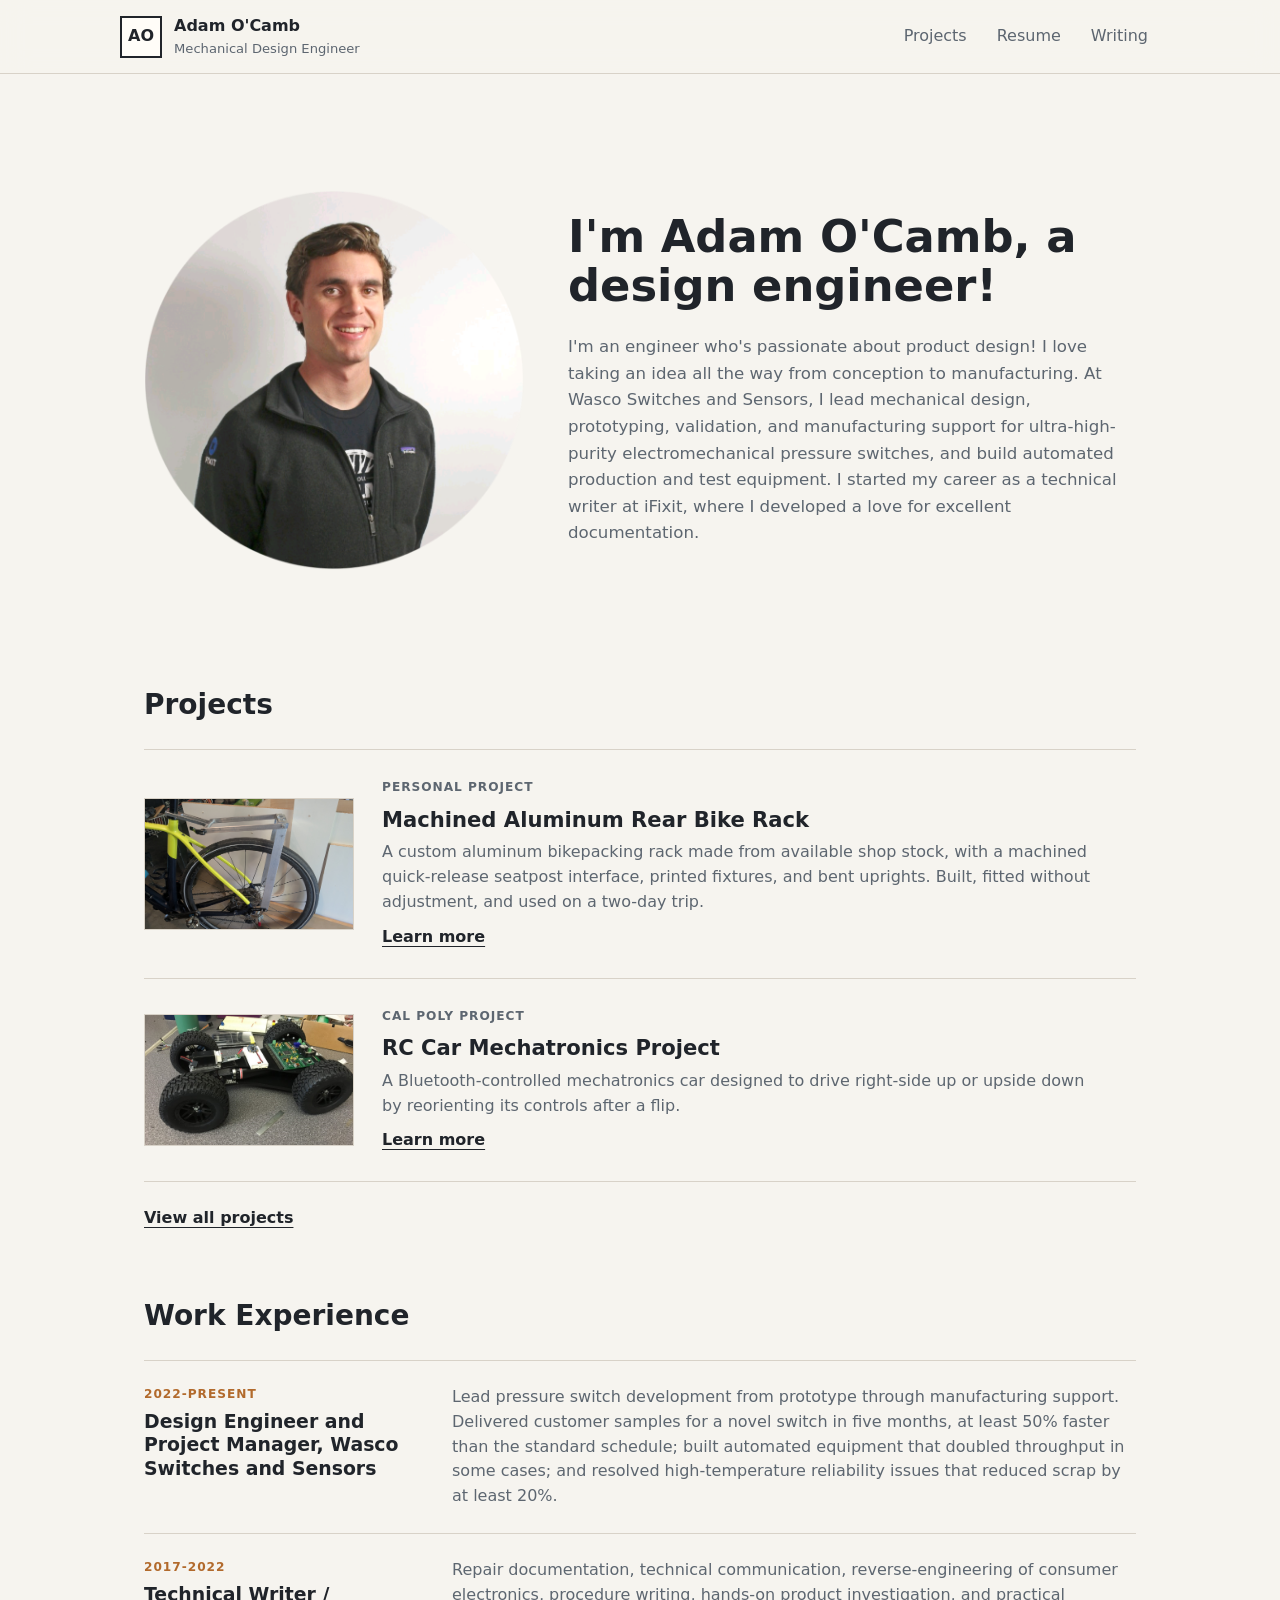
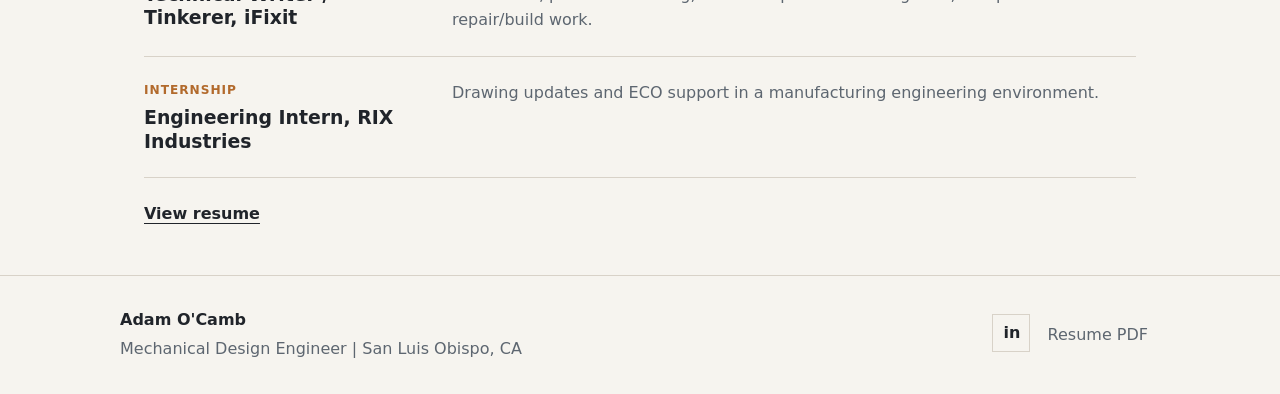
<file: index.html>
<!doctype html>
<html lang="en">
  <head>
    <meta charset="utf-8">
    <meta name="viewport" content="width=device-width, initial-scale=1">
    <meta name="description" content="Adam O'Camb's engineering portfolio.">
    <title>Adam O'Camb | Mechanical Design Engineer</title>
    <link rel="stylesheet" href="assets/site.css">
  </head>
  <body>
    <header class="site-header">
      <a class="brand" href="index.html" aria-label="Adam O'Camb Portfolio Home">
        <span class="brand-mark">AO</span>
        <span>
          <strong>Adam O'Camb</strong>
          <small>Mechanical Design Engineer</small>
        </span>
      </a>
      <nav class="site-nav" aria-label="Primary navigation">
        <a href="projects.html">Projects</a>
        <a href="resume.html">Resume</a>
        <a href="writing.html">Writing</a>
      </nav>
    </header>

    <main>
      <section class="home-intro">
        <figure class="profile-visual">
          <img class="profile-photo" src="assets/img/adam-hero-photo.png" alt="Adam O'Camb">
          <!-- <figcaption>Design, build, test, troubleshoot, document, manufacture.</figcaption> -->
        </figure>
        <div class="intro-copy">
          <h1>I'm Adam O'Camb, a design engineer!</h1>
          <p class="intro-summary">I'm an engineer who's passionate about product design! I love taking an idea all the way from conception to manufacturing. At Wasco Switches and Sensors, I lead mechanical design, prototyping, validation, and manufacturing support for ultra-high-purity electromechanical pressure switches, and build automated production and test equipment. I started my career as a technical writer at iFixit, where I developed a love for excellent documentation.</p>
        </div>
      </section>

      <section class="compact-section">
        <div class="section-heading">
          <!-- <p class="eyebrow">Selected projects</p> -->
          <h2>Projects</h2>
        </div>
        <div class="project-list">
          <article class="project-row">
            <img src="assets/img/bike-rack-finished.jpg" alt="Finished machined aluminum bikepacking rack mounted on my bike" width="4032" height="3024" loading="lazy">
            <div>
              <p class="project-meta">Personal Project</p>
              <h3>Machined Aluminum Rear Bike Rack</h3>
              <p>A custom aluminum bikepacking rack made from available shop stock, with a machined quick-release seatpost interface, printed fixtures, and bent uprights. Built, fitted without adjustment, and used on a two-day trip.</p>
              <a class="text-link" href="projects/bike-rack.html">Learn more</a>
            </div>
          </article>
          <article class="project-row">
            <img src="assets/img/rc-car-photo.jpg" alt="Bluetooth RC car mechatronics project">
            <div>
              <p class="project-meta">Cal Poly Project</p>
              <h3>RC Car Mechatronics Project</h3>
              <p>A Bluetooth-controlled mechatronics car designed to drive right-side up or upside down by reorienting its controls after a flip.</p>
              <a class="text-link" href="projects/rc-car.html">Learn more</a>
            </div>
          </article>
        </div>
        <a class="section-link" href="projects.html">View all projects</a>
      </section>

      <section class="compact-section work-experience">
        <div class="section-heading">
          <h2>Work Experience</h2>
        </div>
        <div class="experience-list">
          <article class="experience-row">
            <div>
              <p class="project-meta">2022-present</p>
              <h3>Design Engineer and Project Manager, Wasco Switches and Sensors</h3>
            </div>
            <p>Lead pressure switch development from prototype through manufacturing support. Delivered customer samples for a novel switch in five months, at least 50% faster than the standard schedule; built automated equipment that doubled throughput in some cases; and resolved high-temperature reliability issues that reduced scrap by at least 20%.</p>
          </article>
          <article class="experience-row">
            <div>
              <p class="project-meta">2017-2022</p>
              <h3>Technical Writer / Tinkerer, iFixit</h3>
            </div>
            <p>Repair documentation, technical communication, reverse-engineering of consumer electronics, procedure writing, hands-on product investigation, and practical repair/build work.</p>
          </article>
          <article class="experience-row">
            <div>
              <p class="project-meta">Internship</p>
              <h3>Engineering Intern, RIX Industries</h3>
            </div>
            <p>Drawing updates and ECO support in a manufacturing engineering environment.</p>
          </article>
        </div>
        <a class="section-link" href="resume.html">View resume</a>
      </section>
    </main>

    <footer class="site-footer">
      <div>
        <strong>Adam O'Camb</strong>
        <p>Mechanical Design Engineer | San Luis Obispo, CA</p>
      </div>
      <div class="footer-links">
        <a class="linkedin-icon" href="https://www.linkedin.com/in/adamocamb" aria-label="LinkedIn"><span aria-hidden="true">in</span></a>
        <a href="assets/OCamb_Resume.pdf">Resume PDF</a>
      </div>
    </footer>

    <script src="assets/site.js"></script>
  </body>
</html>
</file>
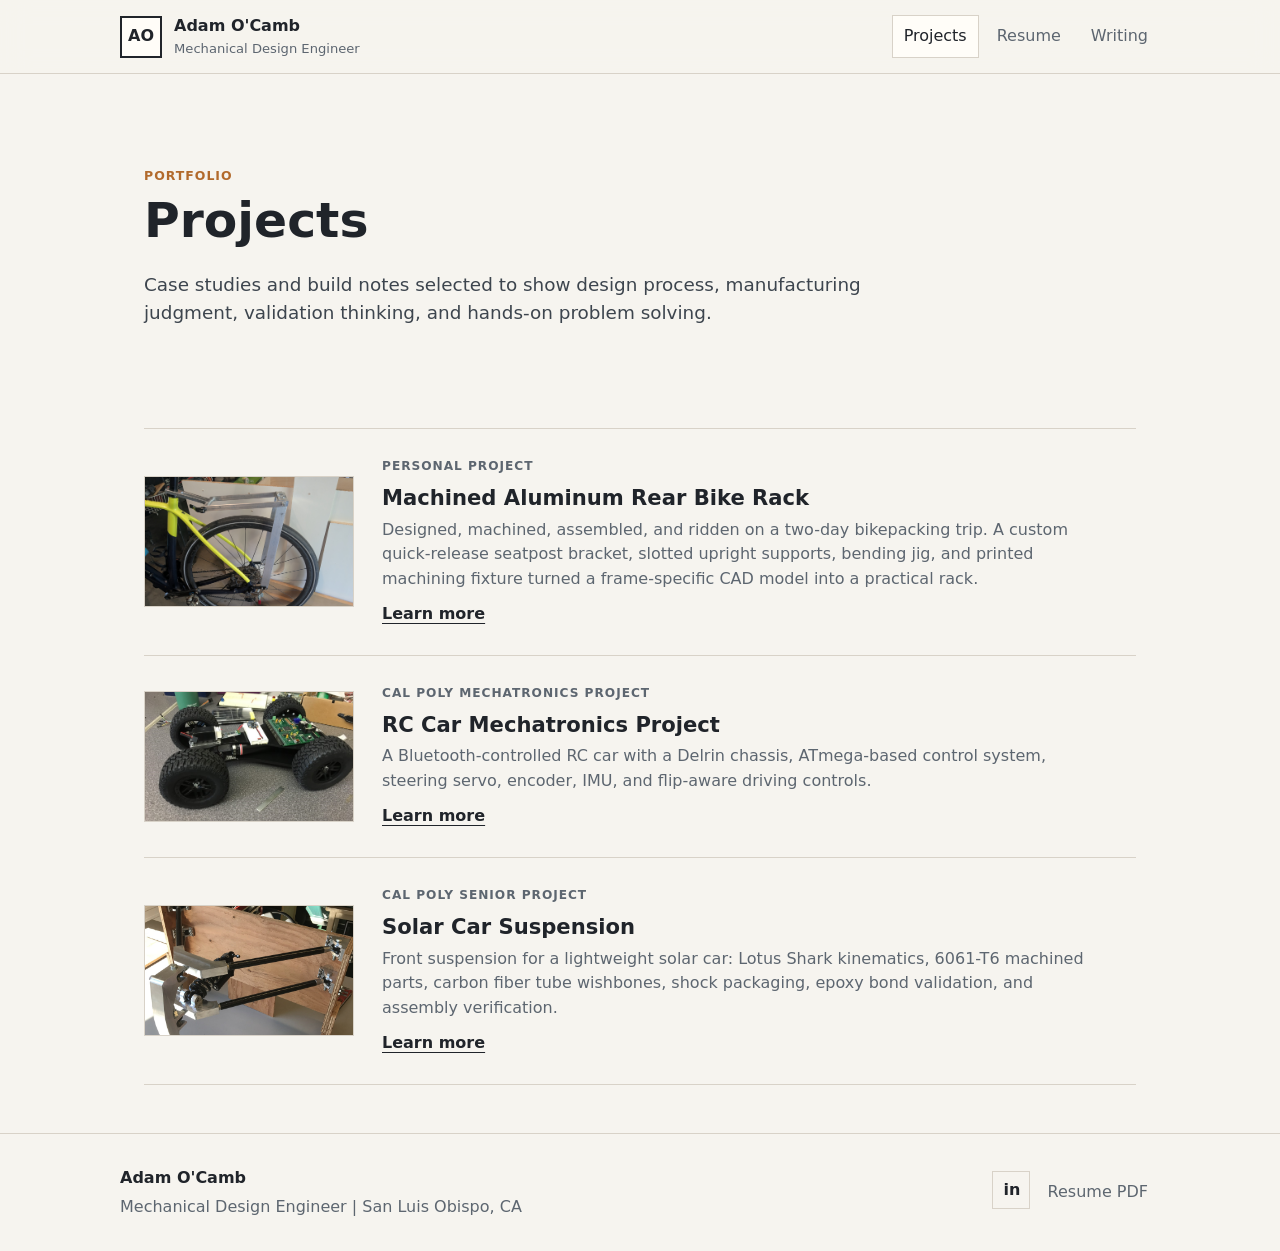
<file: projects.html>
<!doctype html>
<html lang="en">
  <head>
    <meta charset="utf-8">
    <meta name="viewport" content="width=device-width, initial-scale=1">
    <meta name="description" content="Engineering projects by Adam O'Camb.">
    <title>Projects | Adam O'Camb</title>
    <link rel="stylesheet" href="assets/site.css">
  </head>
  <body>
    <header class="site-header">
      <a class="brand" href="index.html" aria-label="Adam O'Camb portfolio home">
        <span class="brand-mark">AO</span>
        <span>
          <strong>Adam O'Camb</strong>
          <small>Mechanical Design Engineer</small>
        </span>
      </a>
      <nav class="site-nav" aria-label="Primary navigation">
        <a href="projects.html">Projects</a>
        <a href="resume.html">Resume</a>
        <a href="writing.html">Writing</a>
      </nav>
    </header>

    <main>
      <section class="page-title compact-title">
        <p class="eyebrow">Portfolio</p>
        <h1>Projects</h1>
        <p class="lede">Case studies and build notes selected to show design process, manufacturing judgment, validation thinking, and hands-on problem solving.</p>
      </section>

      <section class="compact-section">
        <div class="project-list">
          <article class="project-row">
            <img src="assets/img/bike-rack-finished.jpg" alt="Finished machined aluminum bikepacking rack mounted on my bike" width="4032" height="3024" loading="lazy">
            <div>
              <p class="project-meta">Personal Project</p>
              <h2>Machined Aluminum Rear Bike Rack</h2>
              <p>Designed, machined, assembled, and ridden on a two-day bikepacking trip. A custom quick-release seatpost bracket, slotted upright supports, bending jig, and printed machining fixture turned a frame-specific CAD model into a practical rack.</p>
              <a class="text-link" href="projects/bike-rack.html">Learn more</a>
            </div>
          </article>
          <article class="project-row">
            <img src="assets/img/rc-car-photo.jpg" alt="Bluetooth RC car mechatronics project">
            <div>
              <p class="project-meta">Cal Poly mechatronics project</p>
              <h2>RC Car Mechatronics Project</h2>
              <p>A Bluetooth-controlled RC car with a Delrin chassis, ATmega-based control system, steering servo, encoder, IMU, and flip-aware driving controls.</p>
              <a class="text-link" href="projects/rc-car.html">Learn more</a>
            </div>
          </article>
          <article class="project-row">
            <img src="assets/img/solar-suspension-photo.jpg" alt="Completed solar car double A-arm suspension mounted to a plywood display fixture">
            <div>
              <p class="project-meta">Cal Poly senior project</p>
              <h2>Solar Car Suspension</h2>
              <p>Front suspension for a lightweight solar car: Lotus Shark kinematics, 6061-T6 machined parts, carbon fiber tube wishbones, shock packaging, epoxy bond validation, and assembly verification.</p>
              <a class="text-link" href="projects/solar-car-suspension.html">Learn more</a>
            </div>
          </article>
        </div>
      </section>
    </main>

    <footer class="site-footer">
      <div>
        <strong>Adam O'Camb</strong>
        <p>Mechanical Design Engineer | San Luis Obispo, CA</p>
      </div>
      <div class="footer-links">
        <a class="linkedin-icon" href="https://www.linkedin.com/in/adamocamb" aria-label="LinkedIn"><span aria-hidden="true">in</span></a>
        <a href="assets/OCamb_Resume.pdf">Resume PDF</a>
      </div>
    </footer>

    <script src="assets/site.js"></script>
  </body>
</html>
</file>
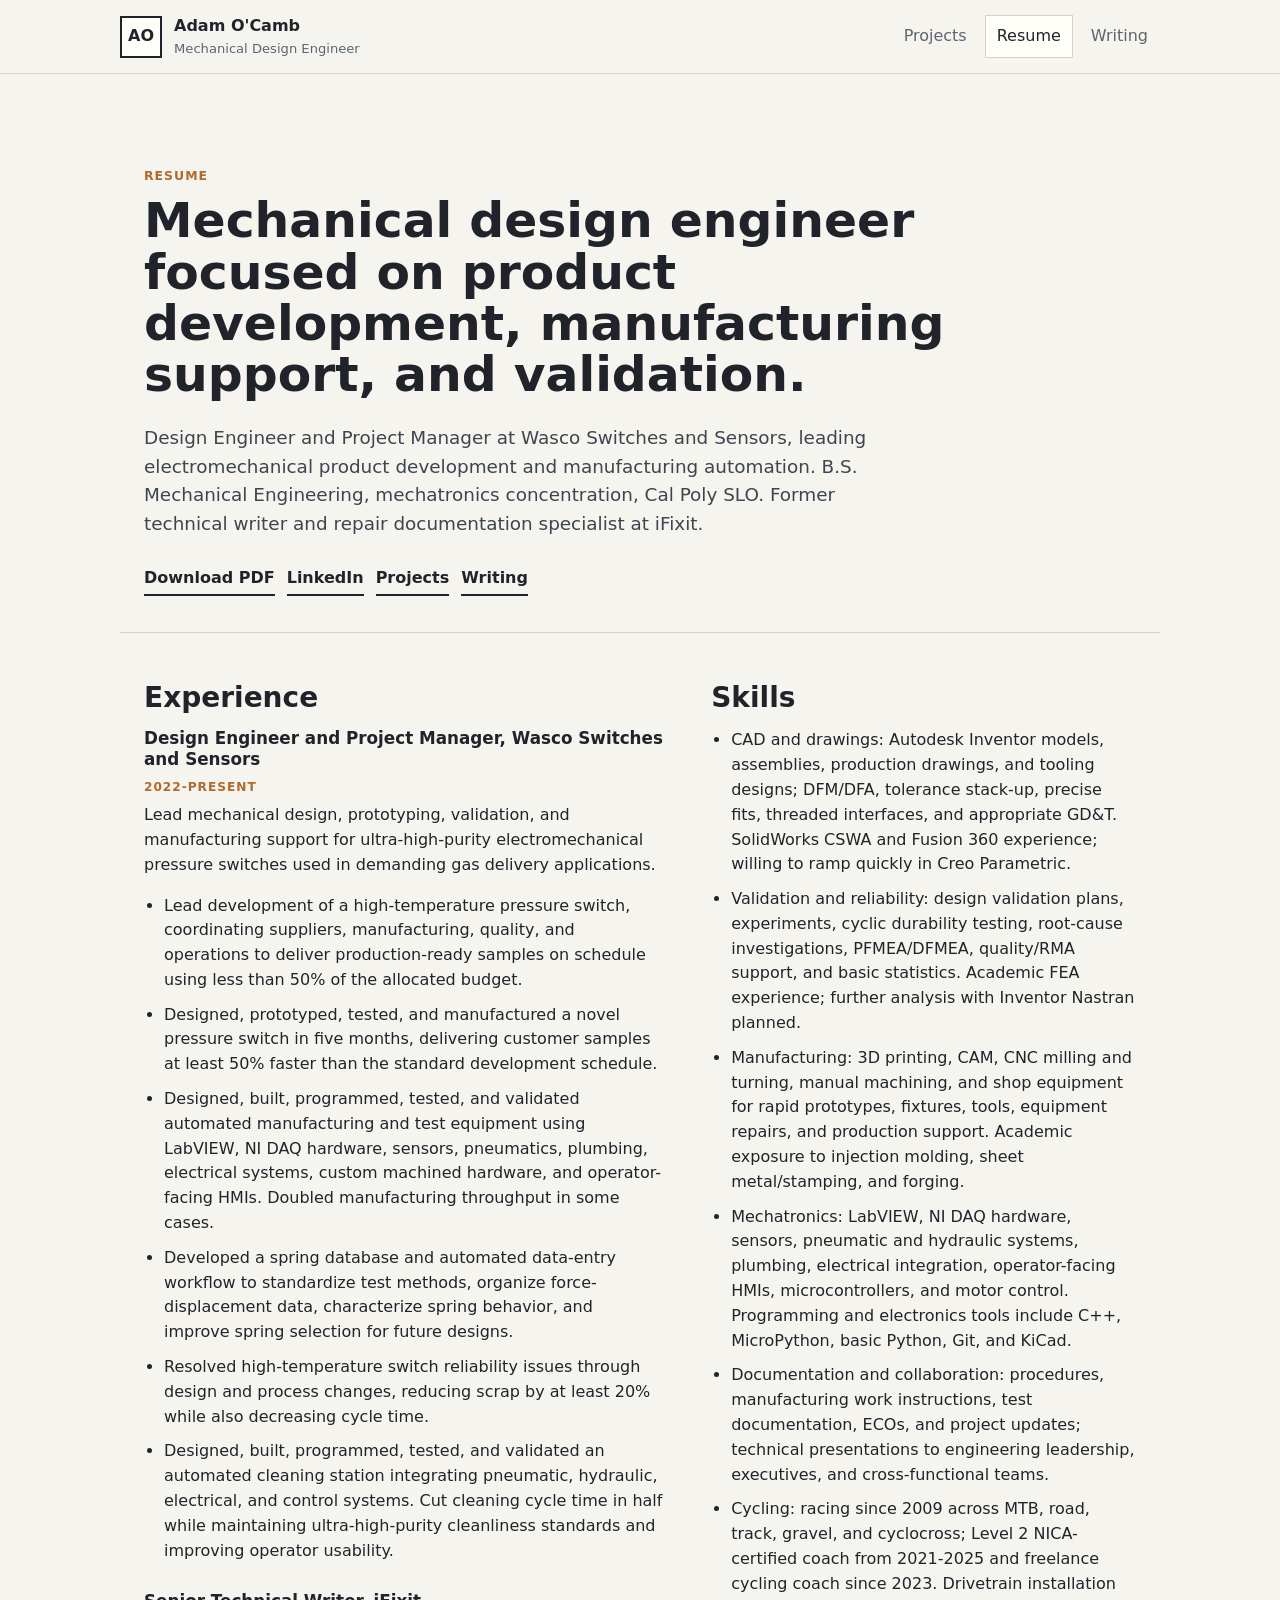
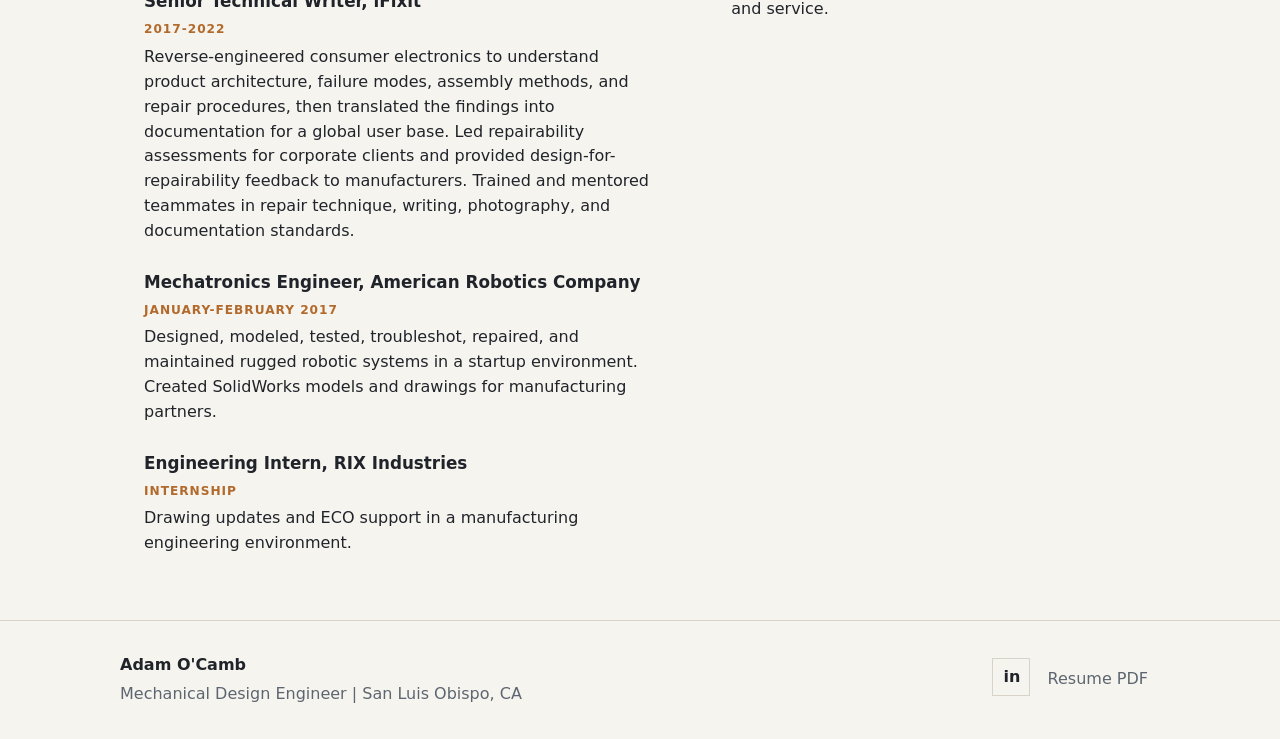
<file: resume.html>
<!doctype html>
<html lang="en">
  <head>
    <meta charset="utf-8">
    <meta name="viewport" content="width=device-width, initial-scale=1">
    <meta name="description" content="Resume summary for Adam O'Camb, mechanical design engineer.">
    <title>Resume | Adam O'Camb</title>
    <link rel="stylesheet" href="assets/site.css">
  </head>
  <body>
    <header class="site-header">
      <a class="brand" href="index.html" aria-label="Adam O'Camb portfolio home">
        <span class="brand-mark">AO</span>
        <span>
          <strong>Adam O'Camb</strong>
          <small>Mechanical Design Engineer</small>
        </span>
      </a>
      <nav class="site-nav" aria-label="Primary navigation">
        <a href="projects.html">Projects</a>
        <a href="resume.html">Resume</a>
        <a href="writing.html">Writing</a>
      </nav>
    </header>

    <main>
      <section class="page-title compact-title">
        <p class="eyebrow">Resume</p>
        <h1>Mechanical design engineer focused on product development, manufacturing support, and validation.</h1>
        <p class="lede">Design Engineer and Project Manager at Wasco Switches and Sensors, leading electromechanical product development and manufacturing automation. B.S. Mechanical Engineering, mechatronics concentration, Cal Poly SLO. Former technical writer and repair documentation specialist at iFixit.</p>
        <div class="intro-links">
          <a href="assets/OCamb_Resume.pdf">Download PDF</a>
          <a href="https://www.linkedin.com/in/adamocamb">LinkedIn</a>
          <a href="projects.html">Projects</a>
          <a href="writing.html">Writing</a>
        </div>
      </section>

      <section class="compact-section resume-grid">
        <article>
          <h2>Experience</h2>
          <h3>Design Engineer and Project Manager, Wasco Switches and Sensors</h3>
          <p class="project-meta">2022-present</p>
          <p>Lead mechanical design, prototyping, validation, and manufacturing support for ultra-high-purity electromechanical pressure switches used in demanding gas delivery applications.</p>
          <ul class="plain-list">
            <li>Lead development of a high-temperature pressure switch, coordinating suppliers, manufacturing, quality, and operations to deliver production-ready samples on schedule using less than 50% of the allocated budget.</li>
            <li>Designed, prototyped, tested, and manufactured a novel pressure switch in five months, delivering customer samples at least 50% faster than the standard development schedule.</li>
            <li>Designed, built, programmed, tested, and validated automated manufacturing and test equipment using LabVIEW, NI DAQ hardware, sensors, pneumatics, plumbing, electrical systems, custom machined hardware, and operator-facing HMIs. Doubled manufacturing throughput in some cases.</li>
            <li>Developed a spring database and automated data-entry workflow to standardize test methods, organize force-displacement data, characterize spring behavior, and improve spring selection for future designs.</li>
            <li>Resolved high-temperature switch reliability issues through design and process changes, reducing scrap by at least 20% while also decreasing cycle time.</li>
            <li>Designed, built, programmed, tested, and validated an automated cleaning station integrating pneumatic, hydraulic, electrical, and control systems. Cut cleaning cycle time in half while maintaining ultra-high-purity cleanliness standards and improving operator usability.</li>
          </ul>

          <h3>Senior Technical Writer, iFixit</h3>
          <p class="project-meta">2017-2022</p>
          <p>Reverse-engineered consumer electronics to understand product architecture, failure modes, assembly methods, and repair procedures, then translated the findings into documentation for a global user base. Led repairability assessments for corporate clients and provided design-for-repairability feedback to manufacturers. Trained and mentored teammates in repair technique, writing, photography, and documentation standards.</p>

          <h3>Mechatronics Engineer, American Robotics Company</h3>
          <p class="project-meta">January-February 2017</p>
          <p>Designed, modeled, tested, troubleshot, repaired, and maintained rugged robotic systems in a startup environment. Created SolidWorks models and drawings for manufacturing partners.</p>

          <h3>Engineering Intern, RIX Industries</h3>
          <p class="project-meta">Internship</p>
          <p>Drawing updates and ECO support in a manufacturing engineering environment.</p>
        </article>

        <article>
          <h2>Skills</h2>
          <ul class="plain-list">
            <li>CAD and drawings: Autodesk Inventor models, assemblies, production drawings, and tooling designs; DFM/DFA, tolerance stack-up, precise fits, threaded interfaces, and appropriate GD&amp;T. SolidWorks CSWA and Fusion 360 experience; willing to ramp quickly in Creo Parametric.</li>
            <li>Validation and reliability: design validation plans, experiments, cyclic durability testing, root-cause investigations, PFMEA/DFMEA, quality/RMA support, and basic statistics. Academic FEA experience; further analysis with Inventor Nastran planned.</li>
            <li>Manufacturing: 3D printing, CAM, CNC milling and turning, manual machining, and shop equipment for rapid prototypes, fixtures, tools, equipment repairs, and production support. Academic exposure to injection molding, sheet metal/stamping, and forging.</li>
            <li>Mechatronics: LabVIEW, NI DAQ hardware, sensors, pneumatic and hydraulic systems, plumbing, electrical integration, operator-facing HMIs, microcontrollers, and motor control. Programming and electronics tools include C++, MicroPython, basic Python, Git, and KiCad.</li>
            <li>Documentation and collaboration: procedures, manufacturing work instructions, test documentation, ECOs, and project updates; technical presentations to engineering leadership, executives, and cross-functional teams.</li>
            <li>Cycling: racing since 2009 across MTB, road, track, gravel, and cyclocross; Level 2 NICA-certified coach from 2021-2025 and freelance cycling coach since 2023. Drivetrain installation and service.</li>
          </ul>
        </article>
      </section>
    </main>

    <footer class="site-footer">
      <div>
        <strong>Adam O'Camb</strong>
        <p>Mechanical Design Engineer | San Luis Obispo, CA</p>
      </div>
      <div class="footer-links">
        <a class="linkedin-icon" href="https://www.linkedin.com/in/adamocamb" aria-label="LinkedIn"><span aria-hidden="true">in</span></a>
        <a href="assets/OCamb_Resume.pdf">Resume PDF</a>
      </div>
    </footer>

    <script src="assets/site.js"></script>
  </body>
</html>
</file>
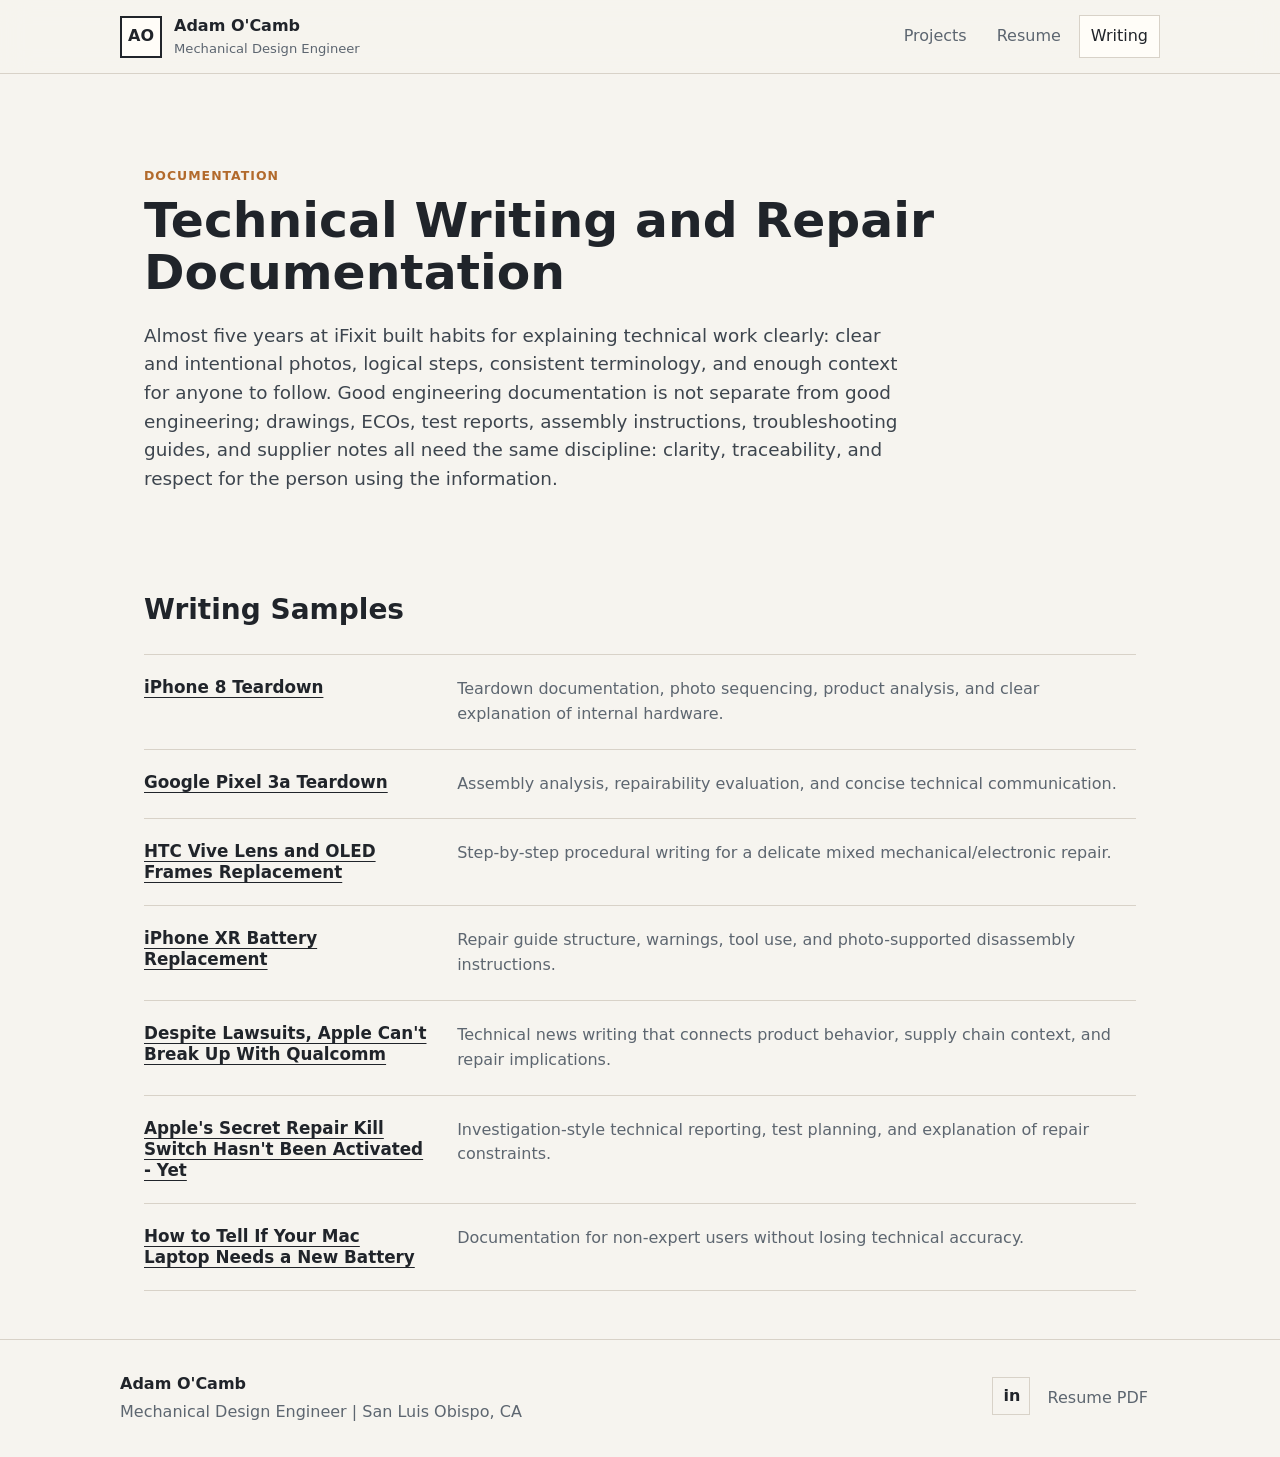
<file: writing.html>
<!doctype html>
<html lang="en">
  <head>
    <meta charset="utf-8">
    <meta name="viewport" content="width=device-width, initial-scale=1">
    <meta name="description" content="Technical writing and iFixit article samples for Adam O'Camb.">
    <title>Technical Writing | Adam O'Camb</title>
    <link rel="stylesheet" href="assets/site.css">
  </head>
  <body>
    <header class="site-header">
      <a class="brand" href="index.html">
        <span class="brand-mark">AO</span>
        <span><strong>Adam O'Camb</strong><small>Mechanical Design Engineer</small></span>
      </a>
      <nav class="site-nav" aria-label="Primary navigation">
        <a href="projects.html">Projects</a>
        <a href="resume.html">Resume</a>
        <a href="writing.html">Writing</a>
      </nav>
    </header>

    <main>
      <section class="page-title compact-title">
        <p class="eyebrow">Documentation</p>
        <h1>Technical Writing and Repair Documentation</h1>
        <p class="lede">Almost five years at iFixit built habits for explaining technical work clearly: clear and intentional photos, logical steps, consistent terminology, and enough context for anyone to follow. Good engineering documentation is not separate from good engineering; drawings, ECOs, test reports, assembly instructions, troubleshooting guides, and supplier notes all need the same discipline: clarity, traceability, and respect for the person using the information.</p>
      </section>

      <section class="compact-section writing-samples">
        <div class="section-heading">
          <h2>Writing Samples</h2>
        </div>
        <div class="sample-list">
          <article class="sample-row">
            <h3><a href="https://www.ifixit.com/Teardown/iPhone+8+Teardown/97481">iPhone 8 Teardown</a></h3>
            <p>Teardown documentation, photo sequencing, product analysis, and clear explanation of internal hardware.</p>
          </article>
          <article class="sample-row">
            <h3><a href="https://www.ifixit.com/Teardown/Google+Pixel+3a+Teardown/123256">Google Pixel 3a Teardown</a></h3>
            <p>Assembly analysis, repairability evaluation, and concise technical communication.</p>
          </article>
          <article class="sample-row">
            <h3><a href="https://www.ifixit.com/Guide/HTC+Vive+Lens+and+OLED+Frames+Replacement/98123">HTC Vive Lens and OLED Frames Replacement</a></h3>
            <p>Step-by-step procedural writing for a delicate mixed mechanical/electronic repair.</p>
          </article>
          <article class="sample-row">
            <h3><a href="https://www.ifixit.com/Guide/iPhone+XR+Battery+Replacement/116553">iPhone XR Battery Replacement</a></h3>
            <p>Repair guide structure, warnings, tool use, and photo-supported disassembly instructions.</p>
          </article>
          <article class="sample-row">
            <h3><a href="https://www.ifixit.com/News/9363/apple-qualcomm-watch">Despite Lawsuits, Apple Can't Break Up With Qualcomm</a></h3>
            <p>Technical news writing that connects product behavior, supply chain context, and repair implications.</p>
          </article>
          <article class="sample-row">
            <h3><a href="https://www.ifixit.com/News/11673/t2-mac-repairs-test">Apple's Secret Repair Kill Switch Hasn't Been Activated - Yet</a></h3>
            <p>Investigation-style technical reporting, test planning, and explanation of repair constraints.</p>
          </article>
          <article class="sample-row">
            <h3><a href="https://www.ifixit.com/News/9856/how-to-tell-if-your-mac-laptop-needs-a-new-battery">How to Tell If Your Mac Laptop Needs a New Battery</a></h3>
            <p>Documentation for non-expert users without losing technical accuracy.</p>
          </article>
        </div>
      </section>
    </main>

    <footer class="site-footer">
      <div>
        <strong>Adam O'Camb</strong>
        <p>Mechanical Design Engineer | San Luis Obispo, CA</p>
      </div>
      <div class="footer-links">
        <a class="linkedin-icon" href="https://www.linkedin.com/in/adamocamb" aria-label="LinkedIn"><span aria-hidden="true">in</span></a>
        <a href="assets/OCamb_Resume.pdf">Resume PDF</a>
      </div>
    </footer>
    <script src="assets/site.js"></script>
  </body>
</html>
</file>
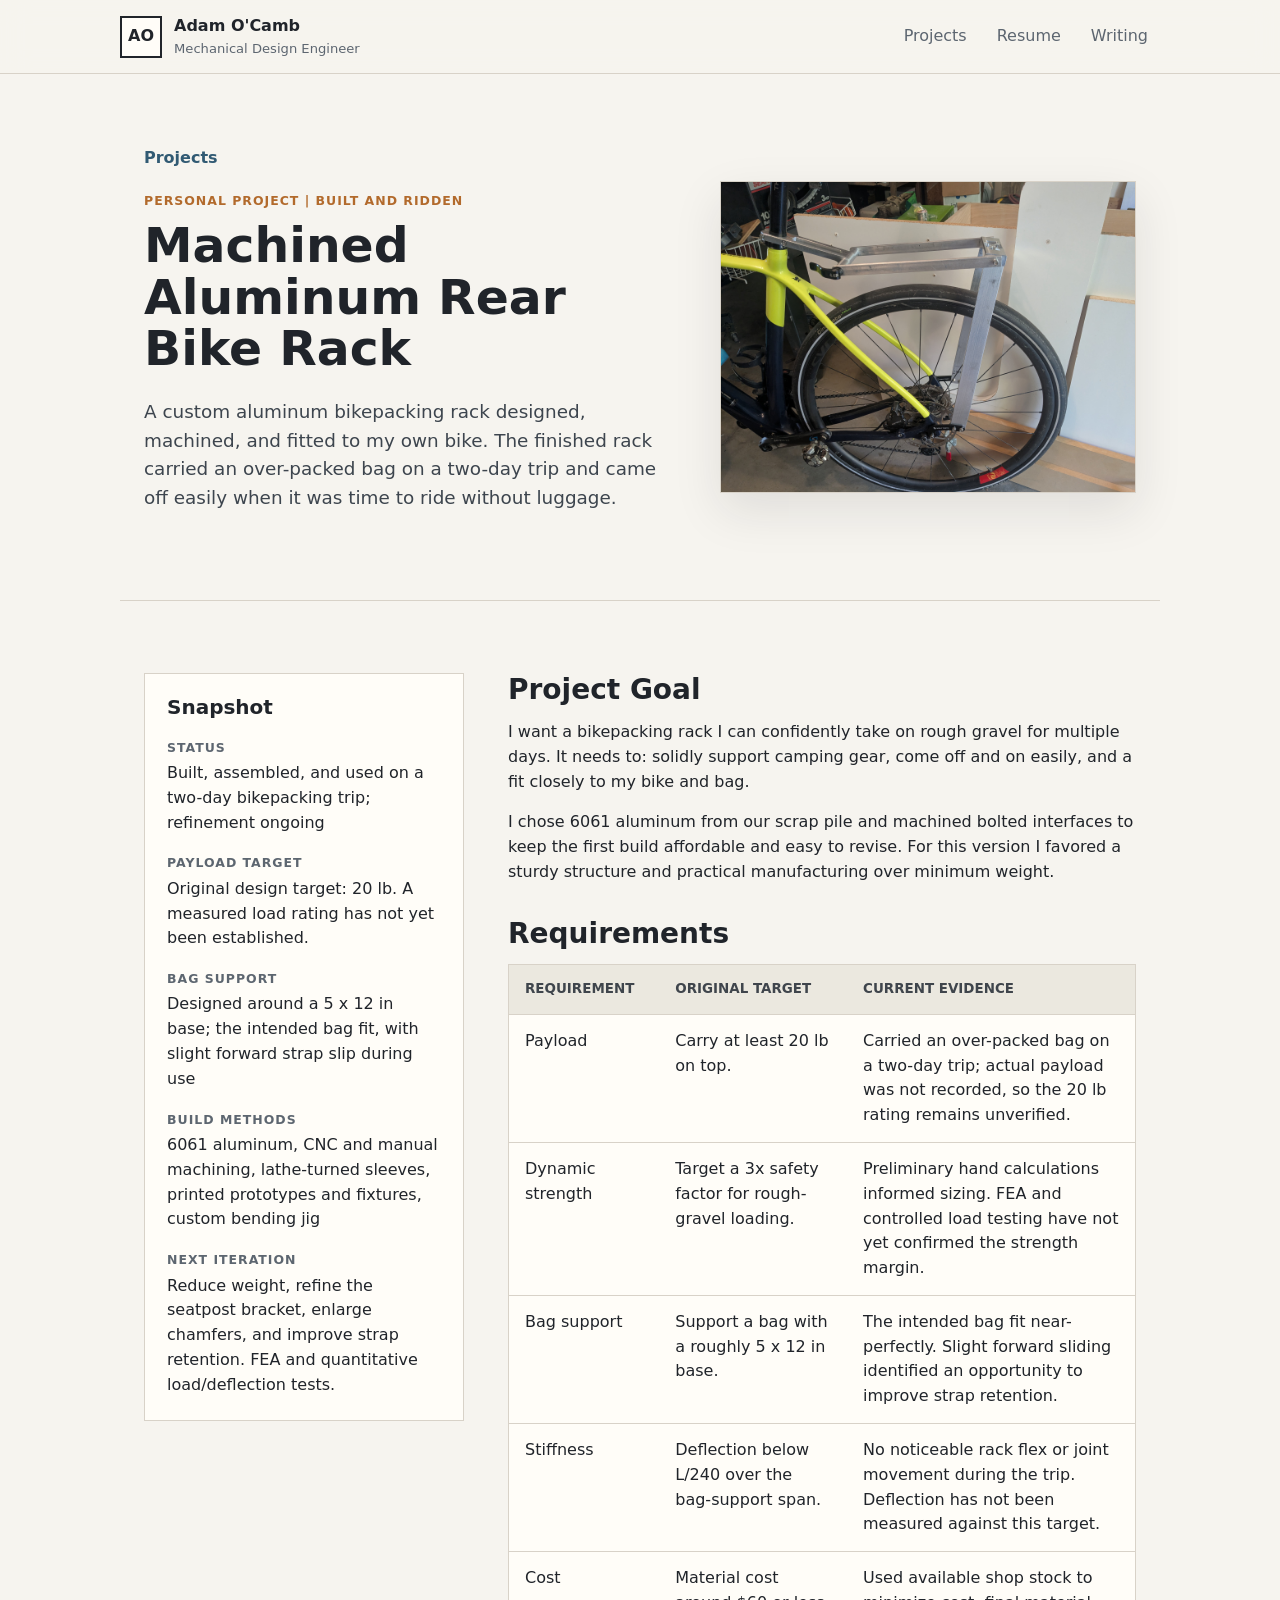
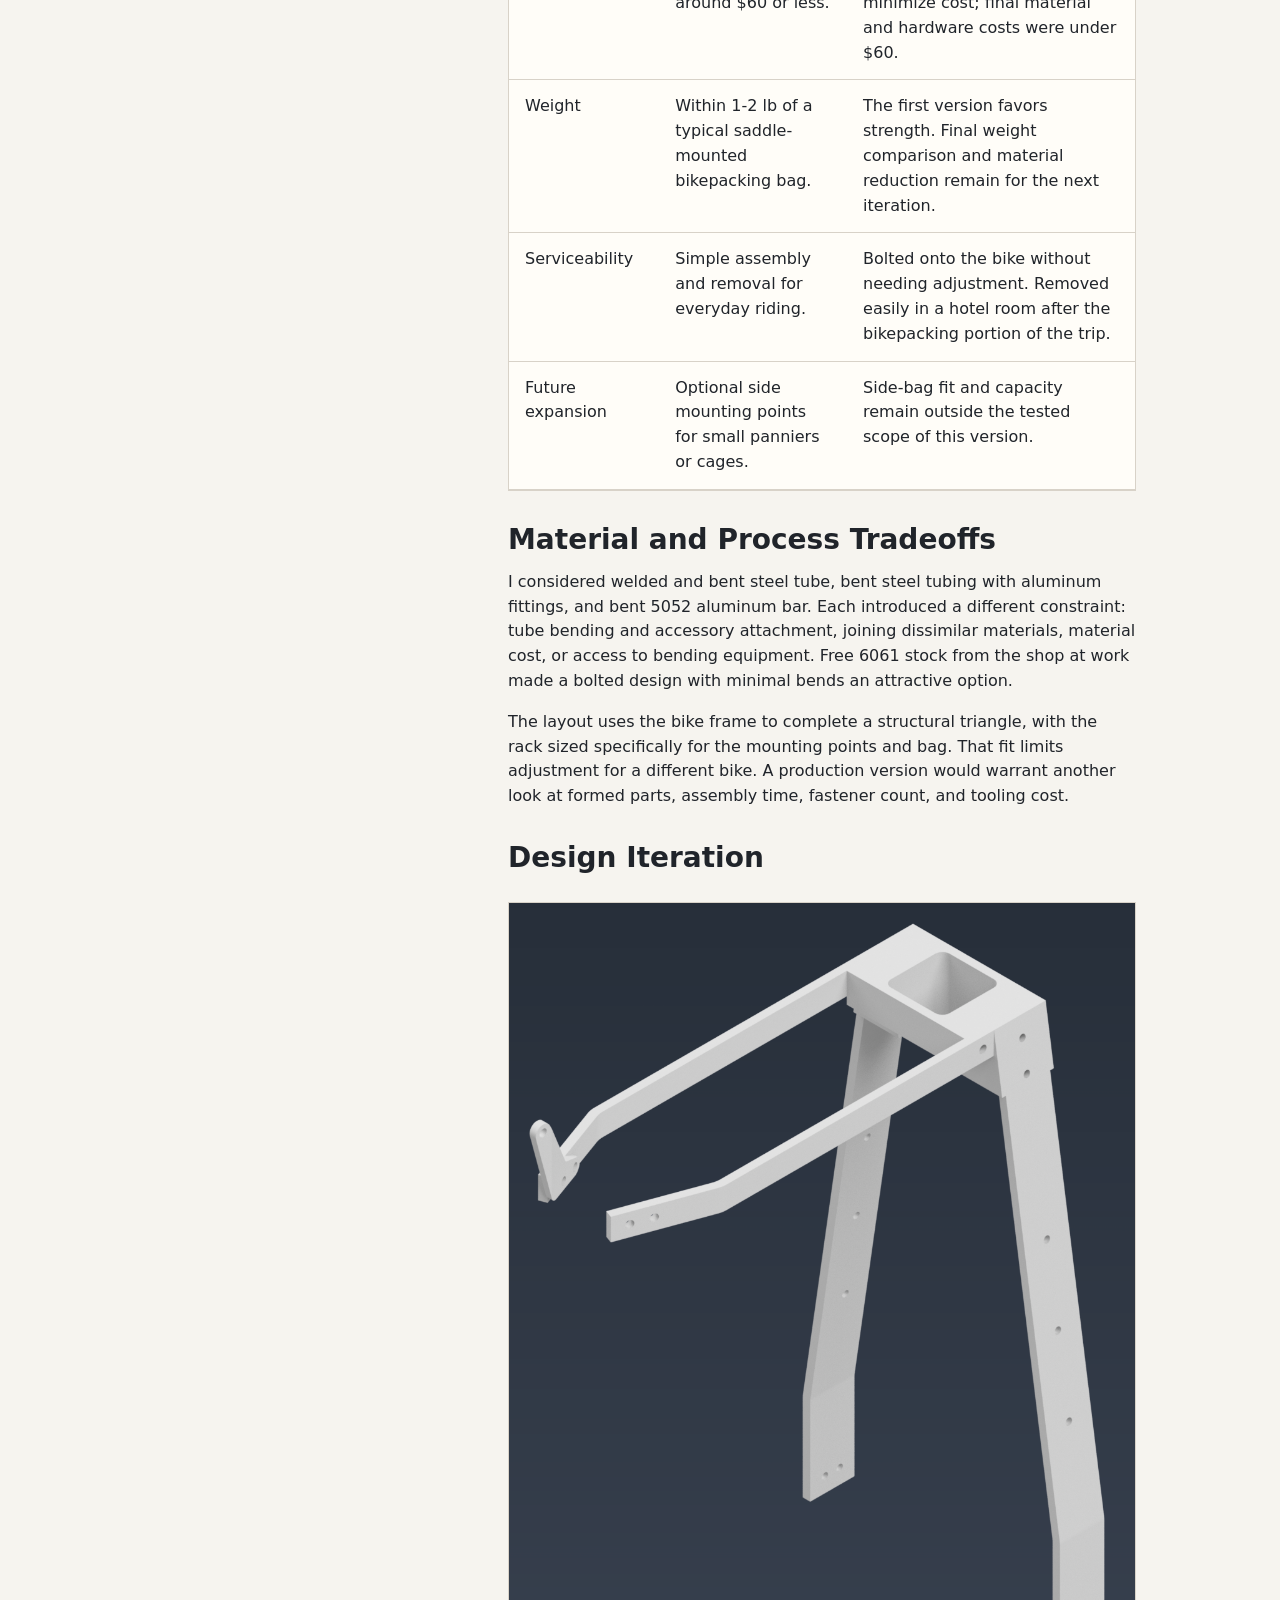
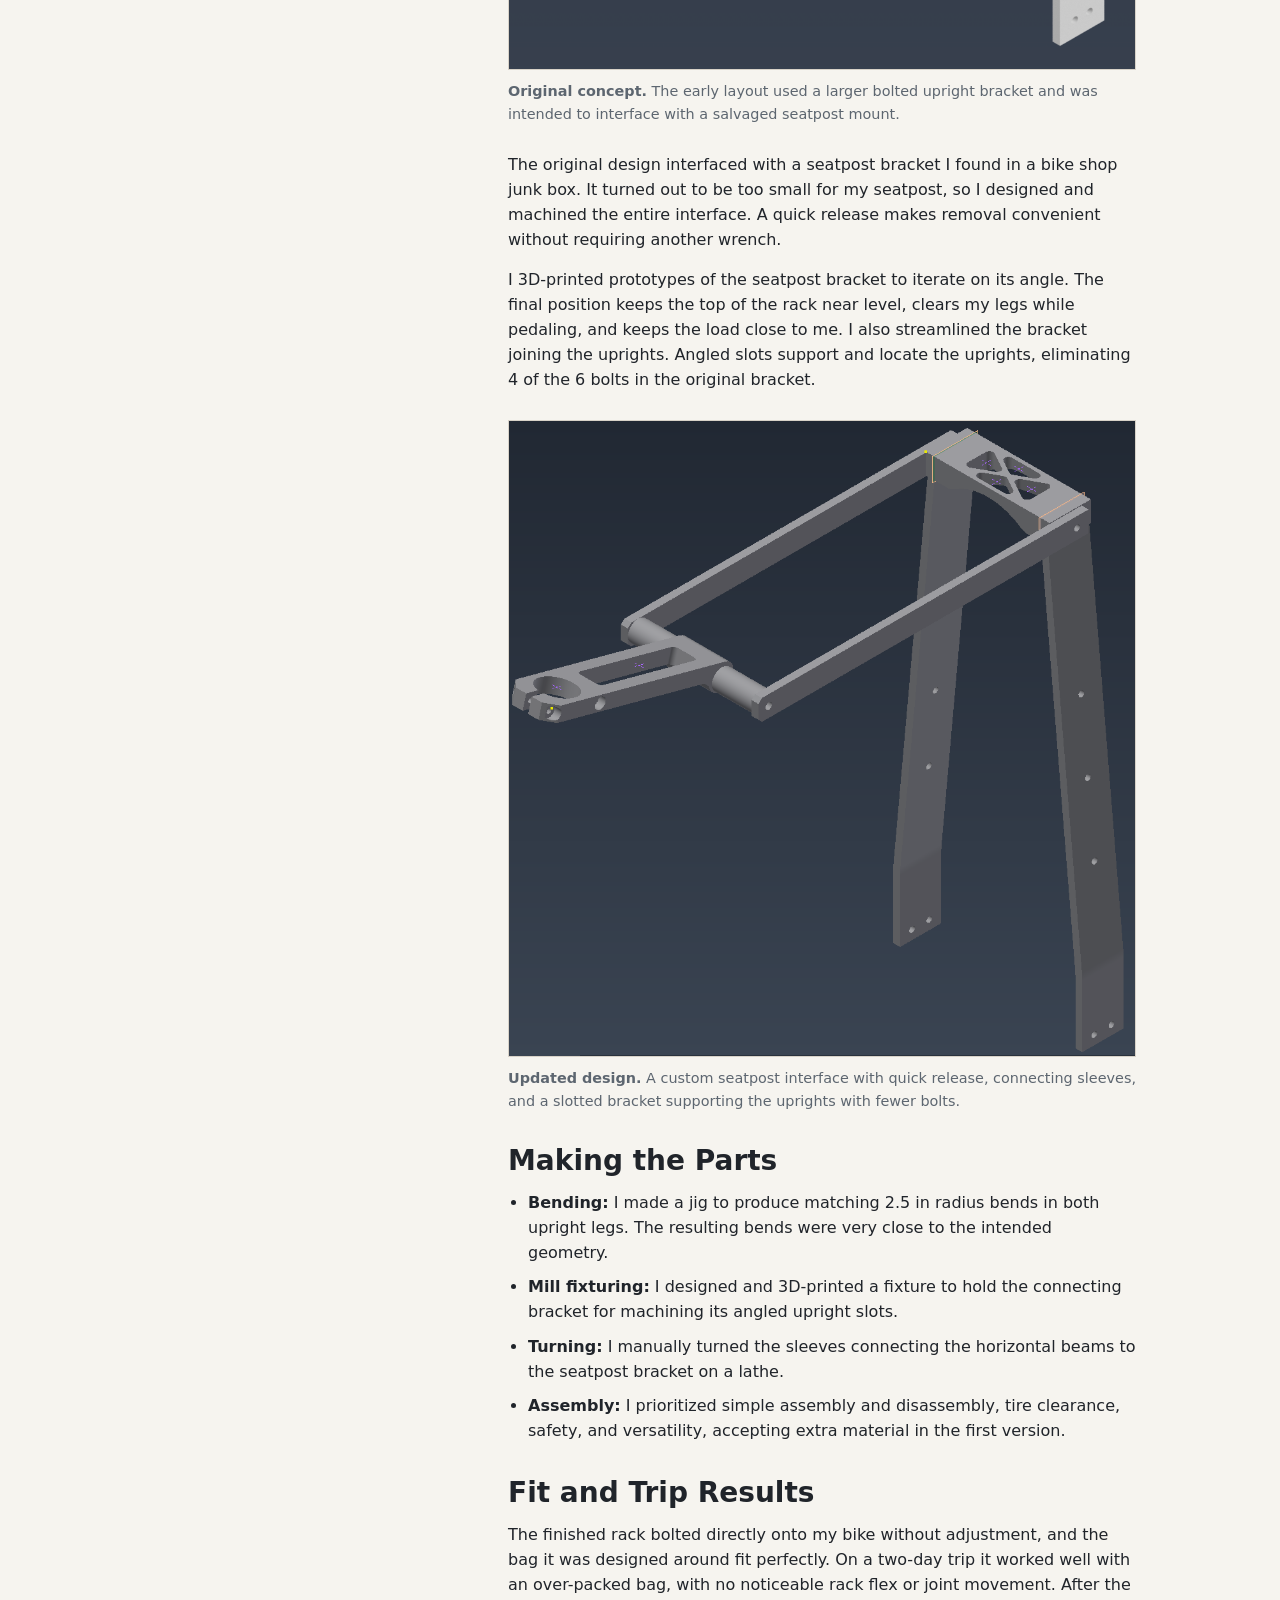
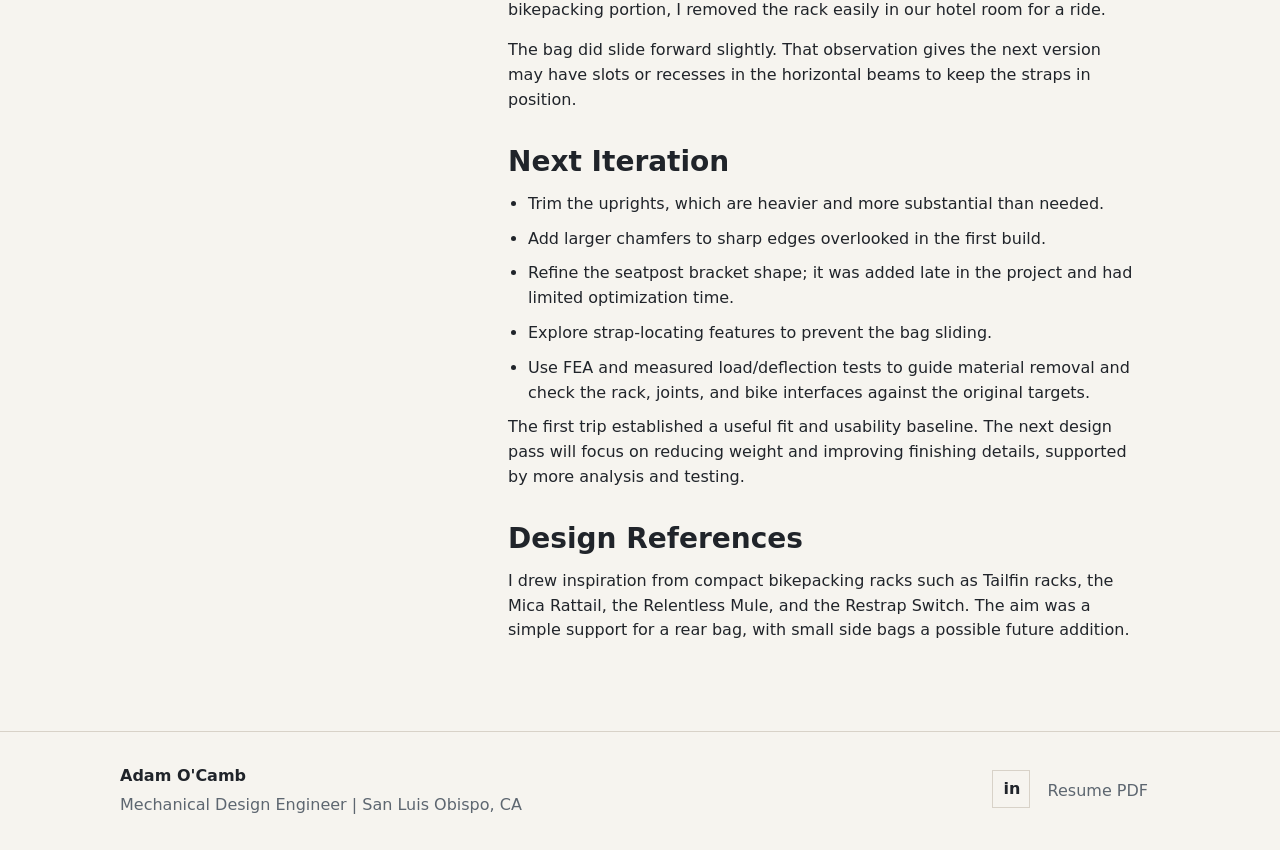
<file: projects/bike-rack.html>
<!doctype html>
<html lang="en">
  <head>
    <meta charset="utf-8">
    <meta name="viewport" content="width=device-width, initial-scale=1">
    <meta name="description" content="Custom aluminum bikepacking rack: mechanical design, printed prototypes and fixtures, machining, bending, and results from a two-day trip.">
    <title>Machined Aluminum Bike Rack | Adam O'Camb</title>
    <link rel="stylesheet" href="../assets/site.css">
  </head>
  <body>
    <header class="site-header">
      <a class="brand" href="../index.html">
        <span class="brand-mark">AO</span>
        <span><strong>Adam O'Camb</strong><small>Mechanical Design Engineer</small></span>
      </a>
      <nav class="site-nav" aria-label="Primary navigation">
        <a href="../projects.html">Projects</a>
        <a href="../resume.html">Resume</a>
        <a href="../writing.html">Writing</a>
      </nav>
    </header>

    <main class="case-study">
      <section class="case-hero">
        <div>
          <a class="breadcrumb" href="../projects.html">Projects</a>
          <p class="eyebrow">Personal Project | Built and ridden</p>
          <h1>Machined Aluminum Rear Bike Rack</h1>
          <p class="lede">A custom aluminum bikepacking rack designed, machined, and fitted to my own bike. The finished rack carried an over-packed bag on a two-day trip and came off easily when it was time to ride without luggage.</p>
        </div>
        <img class="rack-photo" src="../assets/img/bike-rack-finished.jpg" alt="Finished aluminum rack mounted on my bike, showing the machined seatpost interface, quick release, horizontal beams, and uprights" width="4032" height="3024">
      </section>

      <section class="section case-layout">
        <aside class="facts">
          <h2>Snapshot</h2>
          <dl>
            <dt>Status</dt>
            <dd>Built, assembled, and used on a two-day bikepacking trip; refinement ongoing</dd>
            <dt>Payload target</dt>
            <dd>Original design target: 20 lb. A measured load rating has not yet been established.</dd>
            <dt>Bag support</dt>
            <dd>Designed around a 5 x 12 in base; the intended bag fit, with slight forward strap slip during use</dd>
            <dt>Build methods</dt>
            <dd>6061 aluminum, CNC and manual machining, lathe-turned sleeves, printed prototypes and fixtures, custom bending jig</dd>
            <dt>Next iteration</dt>
            <dd>Reduce weight, refine the seatpost bracket, enlarge chamfers, and improve strap retention. FEA and quantitative load/deflection tests.</dd>
          </dl>
        </aside>

        <div class="case-content">
          <h2>Project Goal</h2>
          <p>I want a bikepacking rack I can confidently take on rough gravel for multiple days. It needs to: solidly support camping gear, come off and on easily, and a fit closely to my bike and bag.</p>
          <p>I chose 6061 aluminum from our scrap pile and machined bolted interfaces to keep the first build affordable and easy to revise. For this version I favored a sturdy structure and practical manufacturing over minimum weight.</p>

          <h2>Requirements</h2>
          <div class="table-wrap">
            <table class="requirements-table" aria-label="Rack requirements and current evidence">
              <thead>
                <tr>
                  <th scope="col">Requirement</th>
                  <th scope="col">Original target</th>
                  <th scope="col">Current evidence</th>
                </tr>
              </thead>
              <tbody>
                <tr>
                  <th scope="row">Payload</th>
                  <td data-label="Original target">Carry at least 20 lb on top.</td>
                  <td data-label="Current evidence">Carried an over-packed bag on a two-day trip; actual payload was not recorded, so the 20 lb rating remains unverified.</td>
                </tr>
                <tr>
                  <th scope="row">Dynamic strength</th>
                  <td data-label="Original target">Target a 3x safety factor for rough-gravel loading.</td>
                  <td data-label="Current evidence">Preliminary hand calculations informed sizing. FEA and controlled load testing have not yet confirmed the strength margin.</td>
                </tr>
                <tr>
                  <th scope="row">Bag support</th>
                  <td data-label="Original target">Support a bag with a roughly 5 x 12 in base.</td>
                  <td data-label="Current evidence">The intended bag fit near-perfectly. Slight forward sliding identified an opportunity to improve strap retention.</td>
                </tr>
                <tr>
                  <th scope="row">Stiffness</th>
                  <td data-label="Original target">Deflection below L/240 over the bag-support span.</td>
                  <td data-label="Current evidence">No noticeable rack flex or joint movement during the trip. Deflection has not been measured against this target.</td>
                </tr>
                <tr>
                  <th scope="row">Cost</th>
                  <td data-label="Original target">Material cost around $60 or less.</td>
                  <td data-label="Current evidence">Used available shop stock to minimize cost; final material and hardware costs were under $60.</td>
                </tr>
                <tr>
                  <th scope="row">Weight</th>
                  <td data-label="Original target">Within 1-2 lb of a typical saddle-mounted bikepacking bag.</td>
                  <td data-label="Current evidence">The first version favors strength. Final weight comparison and material reduction remain for the next iteration.</td>
                </tr>
                <tr>
                  <th scope="row">Serviceability</th>
                  <td data-label="Original target">Simple assembly and removal for everyday riding.</td>
                  <td data-label="Current evidence">Bolted onto the bike without needing adjustment. Removed easily in a hotel room after the bikepacking portion of the trip.</td>
                </tr>
                <tr>
                  <th scope="row">Future expansion</th>
                  <td data-label="Original target">Optional side mounting points for small panniers or cages.</td>
                  <td data-label="Current evidence">Side-bag fit and capacity remain outside the tested scope of this version.</td>
                </tr>
              </tbody>
            </table>
          </div>

          <h2>Material and Process Tradeoffs</h2>
          <p>I considered welded and bent steel tube, bent steel tubing with aluminum fittings, and bent 5052 aluminum bar. Each introduced a different constraint: tube bending and accessory attachment, joining dissimilar materials, material cost, or access to bending equipment. Free 6061 stock from the shop at work made a bolted design with minimal bends an attractive option.</p>
          <p>The layout uses the bike frame to complete a structural triangle, with the rack sized specifically for the mounting points and bag. That fit limits adjustment for a different bike. A production version would warrant another look at formed parts, assembly time, fastener count, and tooling cost.</p>

          <h2>Design Iteration</h2>
          <figure class="project-figure">
            <img class="rack-model" src="../assets/img/bike-rack.png" alt="Original rack concept with separate upright brackets and horizontal beams intended to connect to a salvaged seatpost mount" width="1003" height="1228" loading="lazy">
            <figcaption><strong>Original concept.</strong> The early layout used a larger bolted upright bracket and was intended to interface with a salvaged seatpost mount.</figcaption>
          </figure>

          <p>The original design interfaced with a seatpost bracket I found in a bike shop junk box. It turned out to be too small for my seatpost, so I designed and machined the entire interface. A quick release makes removal convenient without requiring another wrench.</p>
          <p>I 3D-printed prototypes of the seatpost bracket to iterate on its angle. The final position keeps the top of the rack near level, clears my legs while pedaling, and keeps the load close to me. I also streamlined the bracket joining the uprights. Angled slots support and locate the uprights, eliminating 4 of the 6 bolts in the original bracket.</p>

          <figure class="project-figure">
            <img class="rack-model" src="../assets/img/bike-rack-updated-model.png" alt="Updated rack CAD assembly showing the custom seatpost bracket, connecting sleeves, horizontal beams, and slotted upright bracket" width="981" height="995" loading="lazy">
            <figcaption><strong>Updated design.</strong> A custom seatpost interface with quick release, connecting sleeves, and a slotted bracket supporting the uprights with fewer bolts.</figcaption>
          </figure>

          <h2>Making the Parts</h2>
          <ul>
            <li><strong>Bending:</strong> I made a jig to produce matching 2.5 in radius bends in both upright legs. The resulting bends were very close to the intended geometry.</li>
            <li><strong>Mill fixturing:</strong> I designed and 3D-printed a fixture to hold the connecting bracket for machining its angled upright slots.</li>
            <li><strong>Turning:</strong> I manually turned the sleeves connecting the horizontal beams to the seatpost bracket on a lathe.</li>
            <li><strong>Assembly:</strong> I prioritized simple assembly and disassembly, tire clearance, safety, and versatility, accepting extra material in the first version.</li>
          </ul>

          <h2>Fit and Trip Results</h2>
          <p>The finished rack bolted directly onto my bike without adjustment, and the bag it was designed around fit perfectly. On a two-day trip it worked well with an over-packed bag, with no noticeable rack flex or joint movement. After the bikepacking portion, I removed the rack easily in our hotel room for a ride.</p>
          <p>The bag did slide forward slightly. That observation gives the next version may have slots or recesses in the horizontal beams to keep the straps in position.</p>

          <h2>Next Iteration</h2>
          <ul>
            <li>Trim the uprights, which are heavier and more substantial than needed.</li>
            <li>Add larger chamfers to sharp edges overlooked in the first build.</li>
            <li>Refine the seatpost bracket shape; it was added late in the project and had limited optimization time.</li>
            <li>Explore strap-locating features to prevent the bag sliding.</li>
            <li>Use FEA and measured load/deflection tests to guide material removal and check the rack, joints, and bike interfaces against the original targets.</li>
          </ul>
          <p>The first trip established a useful fit and usability baseline. The next design pass will focus on reducing weight and improving finishing details, supported by more analysis and testing.</p>

          <h2>Design References</h2>
          <p>I drew inspiration from compact bikepacking racks such as Tailfin racks, the Mica Rattail, the Relentless Mule, and the Restrap Switch. The aim was a simple support for a rear bag, with small side bags a possible future addition.</p>
        </div>
      </section>
    </main>

    <footer class="site-footer">
      <div>
        <strong>Adam O'Camb</strong>
        <p>Mechanical Design Engineer | San Luis Obispo, CA</p>
      </div>
      <div class="footer-links">
        <a class="linkedin-icon" href="https://www.linkedin.com/in/adamocamb" aria-label="LinkedIn"><span aria-hidden="true">in</span></a>
        <a href="../assets/OCamb_Resume.pdf">Resume PDF</a>
      </div>
    </footer>
    <script src="../assets/site.js"></script>
  </body>
</html>
</file>
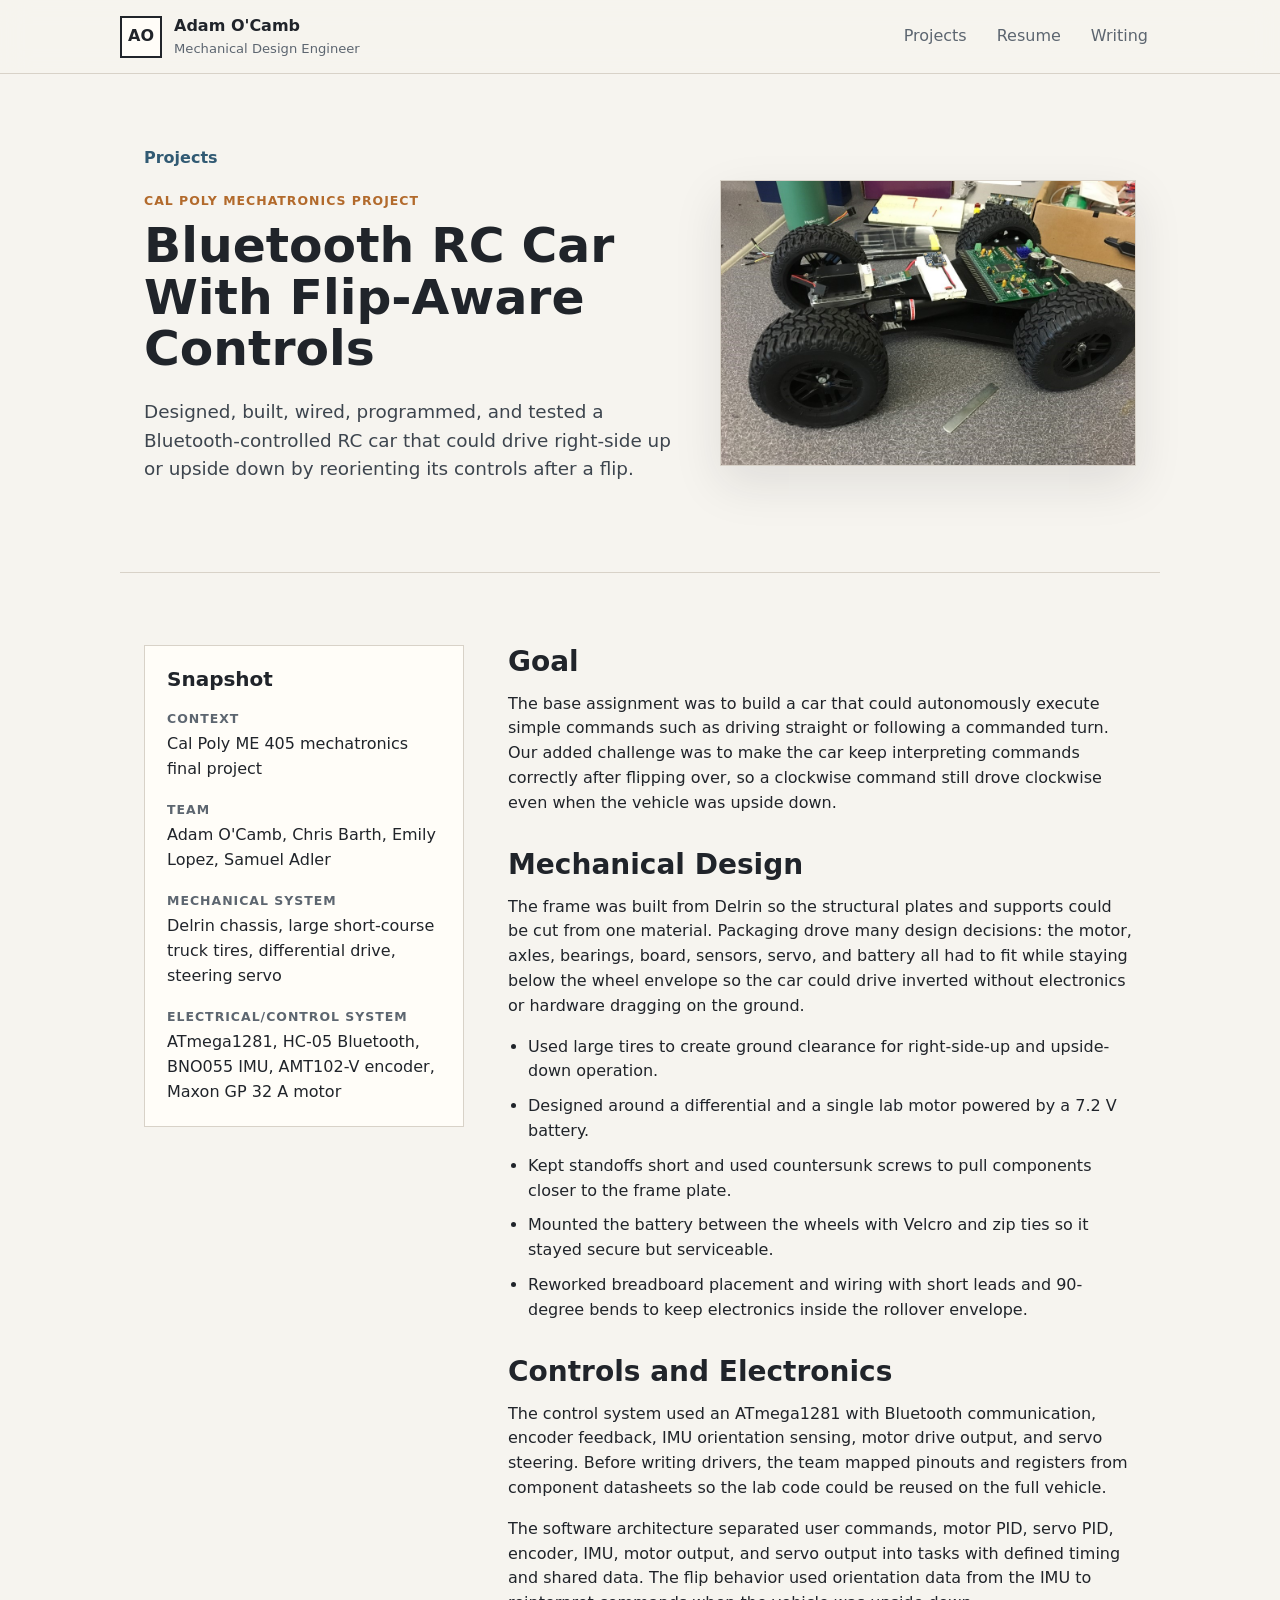
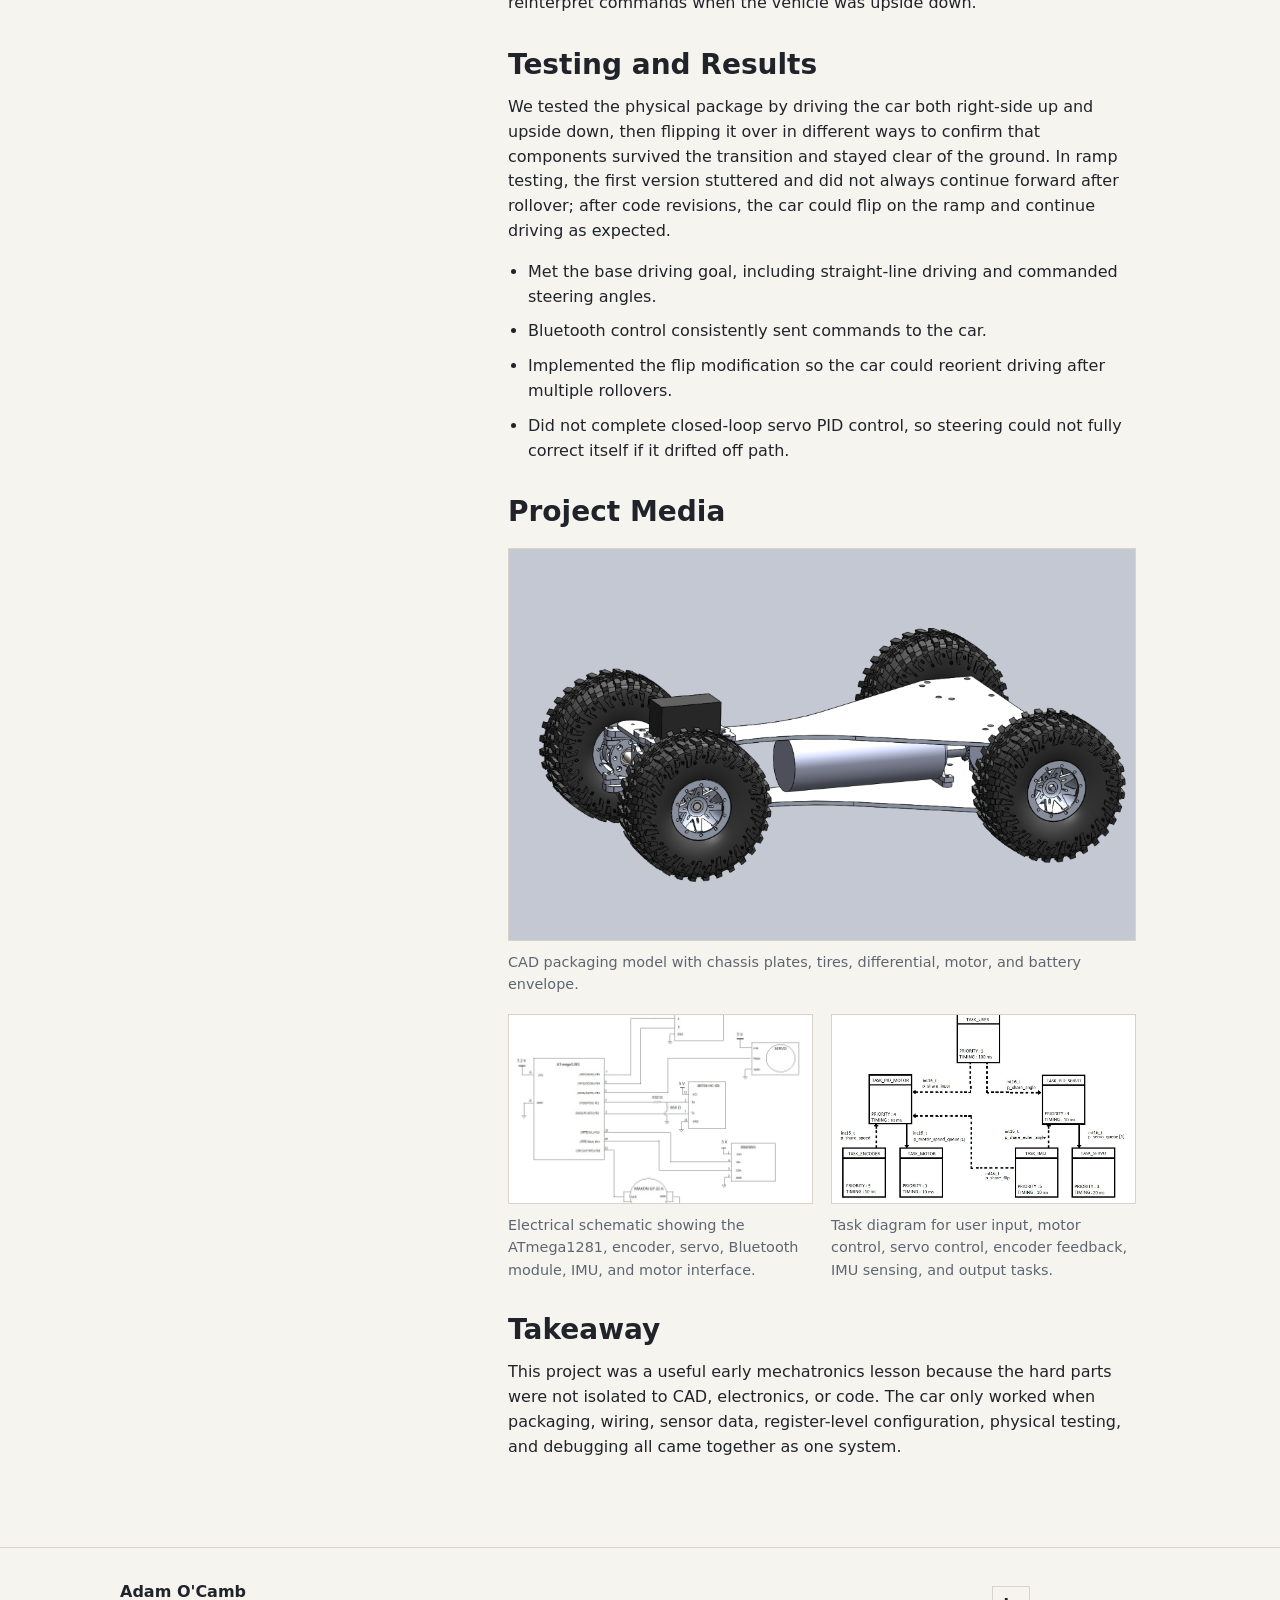
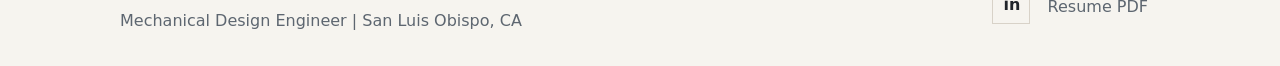
<file: projects/rc-car.html>
<!doctype html>
<html lang="en">
  <head>
    <meta charset="utf-8">
    <meta name="viewport" content="width=device-width, initial-scale=1">
    <meta name="description" content="Mechatronics class RC car project by Adam O'Camb.">
    <title>RC Car Mechatronics Project | Adam O'Camb</title>
    <link rel="stylesheet" href="../assets/site.css">
  </head>
  <body>
    <header class="site-header">
      <a class="brand" href="../index.html">
        <span class="brand-mark">AO</span>
        <span><strong>Adam O'Camb</strong><small>Mechanical Design Engineer</small></span>
      </a>
      <nav class="site-nav" aria-label="Primary navigation">
        <a href="../projects.html">Projects</a>
        <a href="../resume.html">Resume</a>
        <a href="../writing.html">Writing</a>
      </nav>
    </header>

    <main class="case-study">
      <section class="case-hero">
        <div>
          <a class="breadcrumb" href="../projects.html">Projects</a>
          <p class="eyebrow">Cal Poly mechatronics project</p>
          <h1>Bluetooth RC Car With Flip-Aware Controls</h1>
          <p class="lede">Designed, built, wired, programmed, and tested a Bluetooth-controlled RC car that could drive right-side up or upside down by reorienting its controls after a flip.</p>
        </div>
        <img src="../assets/img/rc-car-photo.jpg" alt="Completed Bluetooth RC car with exposed electronics and drivetrain">
      </section>

      <section class="section case-layout">
        <aside class="facts">
          <h2>Snapshot</h2>
          <dl>
            <dt>Context</dt>
            <dd>Cal Poly ME 405 mechatronics final project</dd>
            <dt>Team</dt>
            <dd>Adam O'Camb, Chris Barth, Emily Lopez, Samuel Adler</dd>
            <dt>Mechanical system</dt>
            <dd>Delrin chassis, large short-course truck tires, differential drive, steering servo</dd>
            <dt>Electrical/control system</dt>
            <dd>ATmega1281, HC-05 Bluetooth, BNO055 IMU, AMT102-V encoder, Maxon GP 32 A motor</dd>
          </dl>
        </aside>

        <div class="case-content">
          <h2>Goal</h2>
          <p>The base assignment was to build a car that could autonomously execute simple commands such as driving straight or following a commanded turn. Our added challenge was to make the car keep interpreting commands correctly after flipping over, so a clockwise command still drove clockwise even when the vehicle was upside down.</p>

          <h2>Mechanical Design</h2>
          <p>The frame was built from Delrin so the structural plates and supports could be cut from one material. Packaging drove many design decisions: the motor, axles, bearings, board, sensors, servo, and battery all had to fit while staying below the wheel envelope so the car could drive inverted without electronics or hardware dragging on the ground.</p>
          <ul>
            <li>Used large tires to create ground clearance for right-side-up and upside-down operation.</li>
            <li>Designed around a differential and a single lab motor powered by a 7.2 V battery.</li>
            <li>Kept standoffs short and used countersunk screws to pull components closer to the frame plate.</li>
            <li>Mounted the battery between the wheels with Velcro and zip ties so it stayed secure but serviceable.</li>
            <li>Reworked breadboard placement and wiring with short leads and 90-degree bends to keep electronics inside the rollover envelope.</li>
          </ul>

          <h2>Controls and Electronics</h2>
          <p>The control system used an ATmega1281 with Bluetooth communication, encoder feedback, IMU orientation sensing, motor drive output, and servo steering. Before writing drivers, the team mapped pinouts and registers from component datasheets so the lab code could be reused on the full vehicle.</p>
          <p>The software architecture separated user commands, motor PID, servo PID, encoder, IMU, motor output, and servo output into tasks with defined timing and shared data. The flip behavior used orientation data from the IMU to reinterpret commands when the vehicle was upside down.</p>

          <h2>Testing and Results</h2>
          <p>We tested the physical package by driving the car both right-side up and upside down, then flipping it over in different ways to confirm that components survived the transition and stayed clear of the ground. In ramp testing, the first version stuttered and did not always continue forward after rollover; after code revisions, the car could flip on the ramp and continue driving as expected.</p>
          <ul>
            <li>Met the base driving goal, including straight-line driving and commanded steering angles.</li>
            <li>Bluetooth control consistently sent commands to the car.</li>
            <li>Implemented the flip modification so the car could reorient driving after multiple rollovers.</li>
            <li>Did not complete closed-loop servo PID control, so steering could not fully correct itself if it drifted off path.</li>
          </ul>

          <h2>Project Media</h2>
          <div class="media-grid">
            <figure>
              <img src="../assets/img/rc-car-cad.png" alt="CAD model of the RC car">
              <figcaption>CAD packaging model with chassis plates, tires, differential, motor, and battery envelope.</figcaption>
            </figure>
            <figure>
              <img src="../assets/img/rc-car-schematic.jpg" alt="Electrical schematic for the RC car">
              <figcaption>Electrical schematic showing the ATmega1281, encoder, servo, Bluetooth module, IMU, and motor interface.</figcaption>
            </figure>
            <figure>
              <img src="../assets/img/rc-car-task-diagram.jpg" alt="Task diagram for RC car operation">
              <figcaption>Task diagram for user input, motor control, servo control, encoder feedback, IMU sensing, and output tasks.</figcaption>
            </figure>
          </div>

          <h2>Takeaway</h2>
          <p>This project was a useful early mechatronics lesson because the hard parts were not isolated to CAD, electronics, or code. The car only worked when packaging, wiring, sensor data, register-level configuration, physical testing, and debugging all came together as one system.</p>
        </div>
      </section>
    </main>

    <footer class="site-footer">
      <div>
        <strong>Adam O'Camb</strong>
        <p>Mechanical Design Engineer | San Luis Obispo, CA</p>
      </div>
      <div class="footer-links">
        <a class="linkedin-icon" href="https://www.linkedin.com/in/adamocamb" aria-label="LinkedIn"><span aria-hidden="true">in</span></a>
        <a href="../assets/OCamb_Resume.pdf">Resume PDF</a>
      </div>
    </footer>
    <script src="../assets/site.js"></script>
  </body>
</html>
</file>
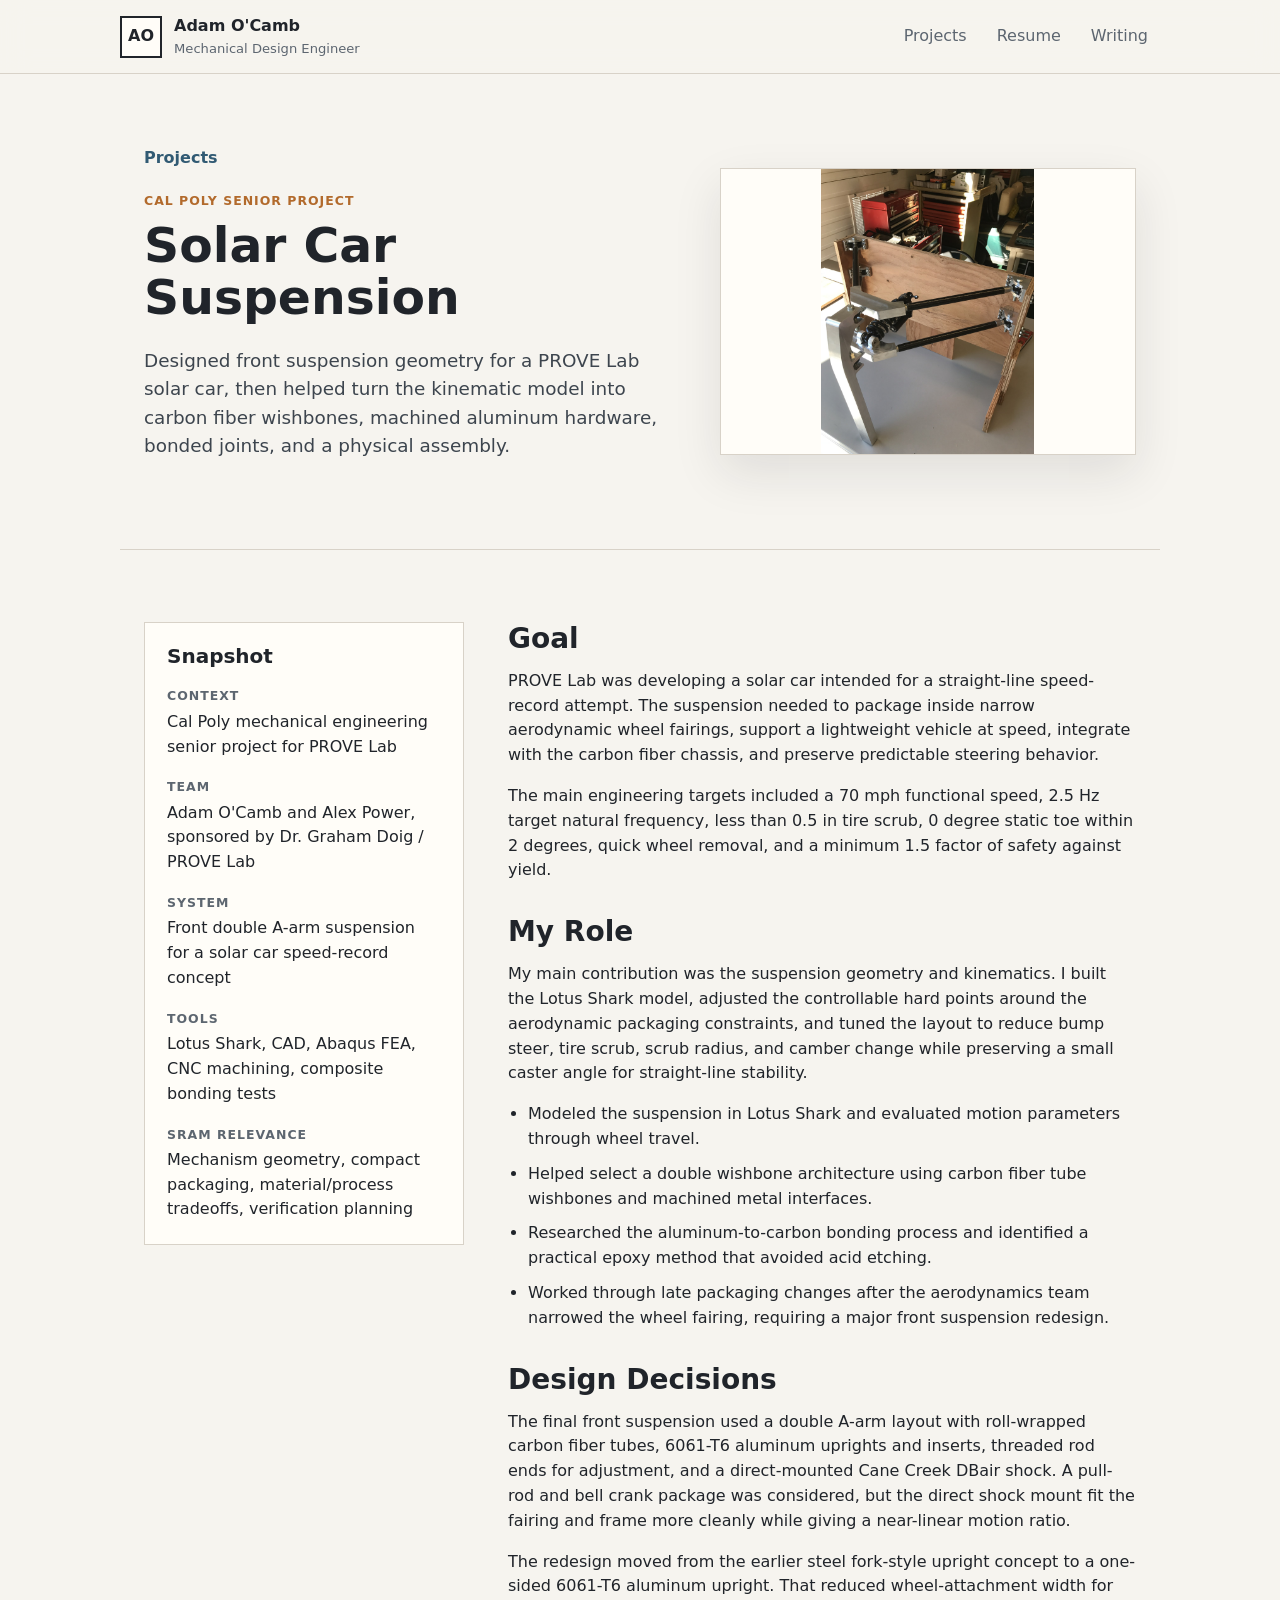
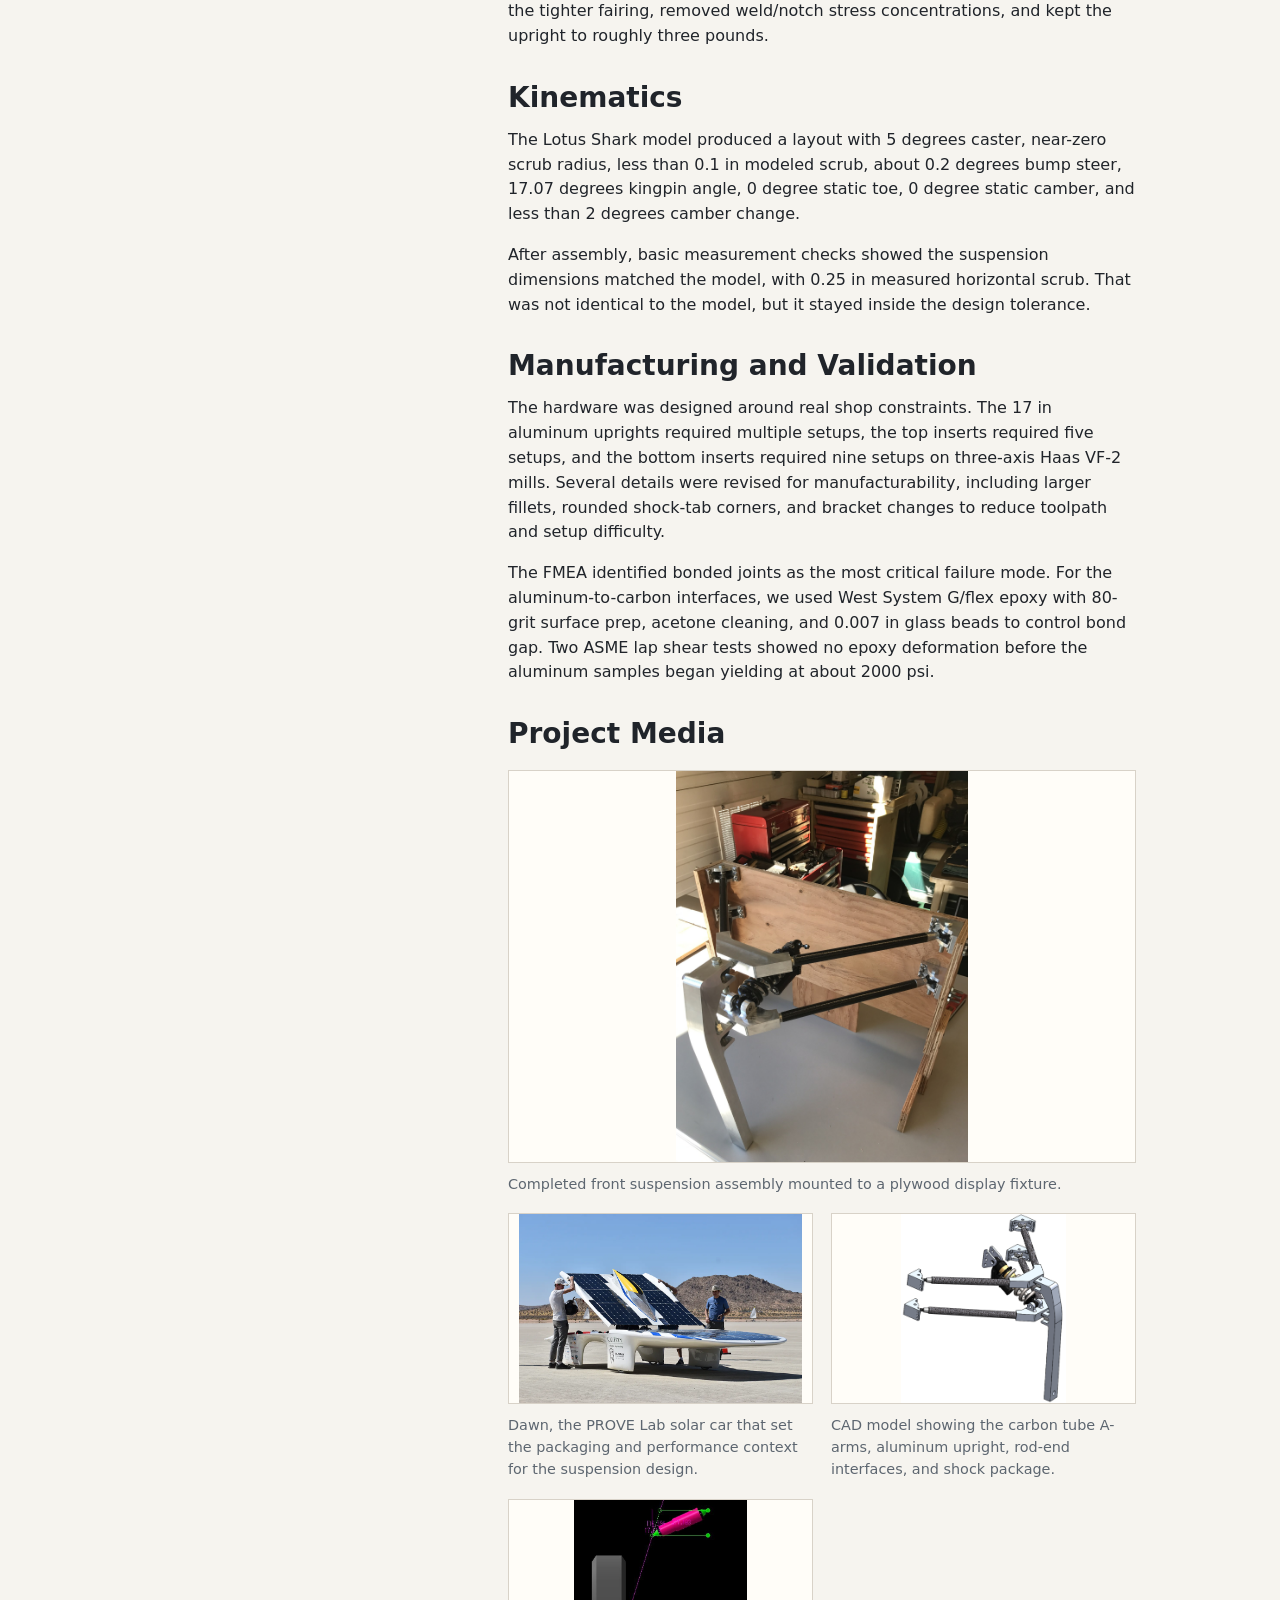
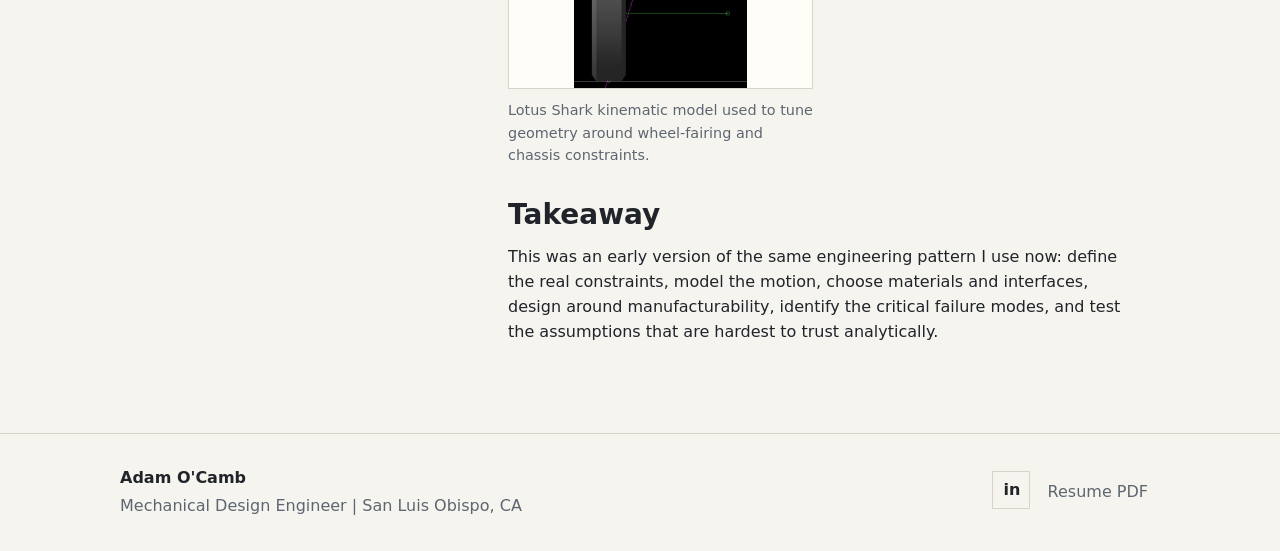
<file: projects/solar-car-suspension.html>
<!doctype html>
<html lang="en">
  <head>
    <meta charset="utf-8">
    <meta name="viewport" content="width=device-width, initial-scale=1">
    <meta name="description" content="Senior project case study for a Cal Poly PROVE Lab solar car double A-arm suspension.">
    <title>Solar Car Double A-Arm Suspension | Adam O'Camb</title>
    <link rel="stylesheet" href="../assets/site.css">
  </head>
  <body>
    <header class="site-header">
      <a class="brand" href="../index.html">
        <span class="brand-mark">AO</span>
        <span><strong>Adam O'Camb</strong><small>Mechanical Design Engineer</small></span>
      </a>
      <nav class="site-nav" aria-label="Primary navigation">
        <a href="../projects.html">Projects</a>
        <a href="../resume.html">Resume</a>
        <a href="../writing.html">Writing</a>
      </nav>
    </header>

    <main class="case-study">
      <section class="case-hero">
        <div>
          <a class="breadcrumb" href="../projects.html">Projects</a>
          <p class="eyebrow">Cal Poly senior project</p>
          <h1>Solar Car Suspension</h1>
          <p class="lede">Designed front suspension geometry for a PROVE Lab solar car, then helped turn the kinematic model into carbon fiber wishbones, machined aluminum hardware, bonded joints, and a physical assembly.</p>
        </div>
        <img class="photo-contain" src="../assets/img/solar-suspension-photo.jpg" alt="Completed solar car double A-arm suspension mounted to a plywood display fixture">
      </section>

      <section class="section case-layout">
        <aside class="facts">
          <h2>Snapshot</h2>
          <dl>
            <dt>Context</dt>
            <dd>Cal Poly mechanical engineering senior project for PROVE Lab</dd>
            <dt>Team</dt>
            <dd>Adam O'Camb and Alex Power, sponsored by Dr. Graham Doig / PROVE Lab</dd>
            <dt>System</dt>
            <dd>Front double A-arm suspension for a solar car speed-record concept</dd>
            <dt>Tools</dt>
            <dd>Lotus Shark, CAD, Abaqus FEA, CNC machining, composite bonding tests</dd>
            <dt>SRAM relevance</dt>
            <dd>Mechanism geometry, compact packaging, material/process tradeoffs, verification planning</dd>
          </dl>
        </aside>

        <div class="case-content">
          <h2>Goal</h2>
          <p>PROVE Lab was developing a solar car intended for a straight-line speed-record attempt. The suspension needed to package inside narrow aerodynamic wheel fairings, support a lightweight vehicle at speed, integrate with the carbon fiber chassis, and preserve predictable steering behavior.</p>
          <p>The main engineering targets included a 70 mph functional speed, 2.5 Hz target natural frequency, less than 0.5 in tire scrub, 0 degree static toe within 2 degrees, quick wheel removal, and a minimum 1.5 factor of safety against yield.</p>

          <h2>My Role</h2>
          <p>My main contribution was the suspension geometry and kinematics. I built the Lotus Shark model, adjusted the controllable hard points around the aerodynamic packaging constraints, and tuned the layout to reduce bump steer, tire scrub, scrub radius, and camber change while preserving a small caster angle for straight-line stability.</p>
          <ul>
            <li>Modeled the suspension in Lotus Shark and evaluated motion parameters through wheel travel.</li>
            <li>Helped select a double wishbone architecture using carbon fiber tube wishbones and machined metal interfaces.</li>
            <li>Researched the aluminum-to-carbon bonding process and identified a practical epoxy method that avoided acid etching.</li>
            <li>Worked through late packaging changes after the aerodynamics team narrowed the wheel fairing, requiring a major front suspension redesign.</li>
          </ul>

          <h2>Design Decisions</h2>
          <p>The final front suspension used a double A-arm layout with roll-wrapped carbon fiber tubes, 6061-T6 aluminum uprights and inserts, threaded rod ends for adjustment, and a direct-mounted Cane Creek DBair shock. A pull-rod and bell crank package was considered, but the direct shock mount fit the fairing and frame more cleanly while giving a near-linear motion ratio.</p>
          <p>The redesign moved from the earlier steel fork-style upright concept to a one-sided 6061-T6 aluminum upright. That reduced wheel-attachment width for the tighter fairing, removed weld/notch stress concentrations, and kept the upright to roughly three pounds.</p>

          <h2>Kinematics</h2>
          <p>The Lotus Shark model produced a layout with 5 degrees caster, near-zero scrub radius, less than 0.1 in modeled scrub, about 0.2 degrees bump steer, 17.07 degrees kingpin angle, 0 degree static toe, 0 degree static camber, and less than 2 degrees camber change.</p>
          <p>After assembly, basic measurement checks showed the suspension dimensions matched the model, with 0.25 in measured horizontal scrub. That was not identical to the model, but it stayed inside the design tolerance.</p>

          <h2>Manufacturing and Validation</h2>
          <p>The hardware was designed around real shop constraints. The 17 in aluminum uprights required multiple setups, the top inserts required five setups, and the bottom inserts required nine setups on three-axis Haas VF-2 mills. Several details were revised for manufacturability, including larger fillets, rounded shock-tab corners, and bracket changes to reduce toolpath and setup difficulty.</p>
          <p>The FMEA identified bonded joints as the most critical failure mode. For the aluminum-to-carbon interfaces, we used West System G/flex epoxy with 80-grit surface prep, acetone cleaning, and 0.007 in glass beads to control bond gap. Two ASME lap shear tests showed no epoxy deformation before the aluminum samples began yielding at about 2000 psi.</p>

          <h2>Project Media</h2>
          <div class="media-grid solar-media">
            <figure>
              <img class="photo-contain" src="../assets/img/solar-suspension-photo.jpg" alt="Completed solar car double A-arm suspension">
              <figcaption>Completed front suspension assembly mounted to a plywood display fixture.</figcaption>
            </figure>
            <figure>
              <img class="photo-contain" src="../assets/img/dawn-solar-car.png" alt="Dawn solar car on a desert test site">
              <figcaption>Dawn, the PROVE Lab solar car that set the packaging and performance context for the suspension design.</figcaption>
            </figure>
            <figure>
              <img class="photo-contain" src="../assets/img/solar-suspension-cad.png" alt="CAD model of the solar car double A-arm suspension">
              <figcaption>CAD model showing the carbon tube A-arms, aluminum upright, rod-end interfaces, and shock package.</figcaption>
            </figure>
            <figure>
              <img class="photo-contain" src="../assets/img/solar-suspension-geometry.jpg" alt="Lotus Shark suspension geometry model">
              <figcaption>Lotus Shark kinematic model used to tune geometry around wheel-fairing and chassis constraints.</figcaption>
            </figure>
          </div>

          <h2>Takeaway</h2>
          <p>This was an early version of the same engineering pattern I use now: define the real constraints, model the motion, choose materials and interfaces, design around manufacturability, identify the critical failure modes, and test the assumptions that are hardest to trust analytically.</p>
        </div>
      </section>
    </main>

    <footer class="site-footer">
      <div>
        <strong>Adam O'Camb</strong>
        <p>Mechanical Design Engineer | San Luis Obispo, CA</p>
      </div>
      <div class="footer-links">
        <a class="linkedin-icon" href="https://www.linkedin.com/in/adamocamb" aria-label="LinkedIn"><span aria-hidden="true">in</span></a>
        <a href="../assets/OCamb_Resume.pdf">Resume PDF</a>
      </div>
    </footer>
    <script src="../assets/site.js"></script>
  </body>
</html>
</file>
<file: assets/site.css>
:root {
  --bg: #f6f4ef;
  --paper: #fffdf8;
  --ink: #20242a;
  --muted: #5d6670;
  --line: #d8d2c8;
  --steel: #315a73;
  --green: #3f6b58;
  --ochre: #b26a2c;
  --red: #93443f;
  --shadow: 0 18px 45px rgba(31, 34, 38, 0.1);
  --max: 1040px;
}

* {
  box-sizing: border-box;
}

html {
  scroll-behavior: smooth;
}

body {
  margin: 0;
  background: var(--bg);
  color: var(--ink);
  font-family: Inter, ui-sans-serif, system-ui, -apple-system, BlinkMacSystemFont, "Segoe UI", sans-serif;
  font-size: 16px;
  line-height: 1.55;
}

img {
  display: block;
  max-width: 100%;
}

a {
  color: inherit;
}

.site-header {
  position: sticky;
  top: 0;
  z-index: 10;
  display: flex;
  align-items: center;
  justify-content: space-between;
  gap: 24px;
  padding: 14px max(24px, calc((100vw - var(--max)) / 2));
  background: rgba(246, 244, 239, 0.94);
  border-bottom: 1px solid var(--line);
  backdrop-filter: blur(14px);
}

.brand {
  display: inline-flex;
  align-items: center;
  gap: 12px;
  min-width: 235px;
  text-decoration: none;
}

.brand-mark {
  display: grid;
  width: 42px;
  height: 42px;
  place-items: center;
  border: 2px solid var(--ink);
  background: var(--paper);
  font-weight: 800;
}

.brand strong,
.brand small {
  display: block;
}

.brand small {
  color: var(--muted);
  font-size: 0.82rem;
}

.site-nav {
  display: flex;
  flex-wrap: wrap;
  justify-content: flex-end;
  gap: 6px;
}

.site-nav a,
.footer-links a,
.site-footer > a {
  border: 1px solid transparent;
  padding: 8px 11px;
  color: var(--muted);
  text-decoration: none;
}

.site-nav a:hover,
.site-nav a[aria-current="page"],
.footer-links a:hover,
.site-footer > a:hover {
  border-color: var(--line);
  background: var(--paper);
  color: var(--ink);
}

.home-intro {
  display: grid;
  grid-template-columns: minmax(280px, 380px) minmax(0, 1fr);
  gap: 44px;
  align-items: center;
  max-width: var(--max);
  margin: 0 auto;
  padding: 116px 24px 70px;
}

.intro-copy {
  max-width: 690px;
}

.intro-copy h1 {
  max-width: 720px;
  margin: 0;
  font-size: 2.8rem;
  line-height: 1.08;
  letter-spacing: 0;
}

.intro-summary {
  max-width: 670px;
  margin-top: 24px;
  margin-bottom: 0;
  color: var(--muted);
  font-size: 1.04rem;
  line-height: 1.6;
}

.intro-links {
  display: flex;
  flex-wrap: wrap;
  gap: 12px;
  margin-top: 28px;
}

.intro-links a,
.section-link,
.text-link {
  color: var(--ink);
  font-weight: 800;
  text-decoration-thickness: 1px;
  text-underline-offset: 4px;
}

.intro-links a {
  border-bottom: 2px solid var(--ink);
  padding-bottom: 3px;
  text-decoration: none;
}

.profile-visual {
  width: min(100%, 380px);
  justify-self: center;
  margin: 0;
}

.profile-visual img {
  width: 100%;
  aspect-ratio: 4 / 3;
  border: 1px solid var(--line);
  background: var(--paper);
  object-fit: cover;
}

.profile-visual img.profile-photo {
  aspect-ratio: 1 / 1;
  border: 0;
  background: transparent;
  object-fit: contain;
}

.hero {
  display: grid;
  grid-template-columns: minmax(0, 1fr) minmax(360px, 0.88fr);
  gap: 44px;
  align-items: center;
  max-width: var(--max);
  min-height: calc(100vh - 72px);
  margin: 0 auto;
  padding: 64px 24px 52px;
}

.hero-copy h1,
.page-title h1,
.case-hero h1 {
  max-width: 840px;
  margin: 0;
  font-size: 3.05rem;
  line-height: 1.05;
  letter-spacing: 0;
}

.lede {
  max-width: 760px;
  color: #3d454e;
  font-size: 1.15rem;
}

.page-title h1 + .lede {
  margin-top: 24px;
}

.case-hero h1 + .lede {
  margin-top: 24px;
}

.eyebrow {
  margin: 0 0 10px;
  color: var(--ochre);
  font-size: 0.78rem;
  font-weight: 800;
  letter-spacing: 0.08em;
  text-transform: uppercase;
}

.button-row {
  display: flex;
  flex-wrap: wrap;
  gap: 12px;
  margin-top: 28px;
}

.button {
  display: inline-flex;
  align-items: center;
  justify-content: center;
  min-height: 44px;
  padding: 10px 16px;
  border: 1px solid var(--ink);
  background: var(--paper);
  color: var(--ink);
  font-weight: 700;
  text-decoration: none;
}

.button.primary {
  background: var(--ink);
  color: var(--paper);
}

.hero-media {
  margin: 0;
}

.hero-media img,
.case-hero img,
.project-card img,
.wide-card img,
.gallery-item img {
  border: 1px solid var(--line);
  background: var(--paper);
  object-fit: cover;
}

.hero-media img {
  width: 100%;
  aspect-ratio: 4 / 3;
  box-shadow: var(--shadow);
}

figcaption {
  margin-top: 10px;
  color: var(--muted);
  font-size: 0.9rem;
}

.section,
.page-title,
.case-hero {
  max-width: var(--max);
  margin: 0 auto;
  padding: 72px 24px;
}

.band {
  max-width: none;
  padding-right: max(24px, calc((100vw - var(--max)) / 2));
  padding-left: max(24px, calc((100vw - var(--max)) / 2));
  border-top: 1px solid var(--line);
  border-bottom: 1px solid var(--line);
  background: #ece8df;
}

.section-heading {
  max-width: 760px;
  margin-bottom: 28px;
}

.compact-section {
  max-width: var(--max);
  margin: 0 auto;
  padding: 48px 24px;
}

.compact-title {
  padding-top: 92px;
  padding-bottom: 36px;
}

h2 {
  margin: 0 0 14px;
  font-size: 1.75rem;
  line-height: 1.18;
  letter-spacing: 0;
}

h3 {
  margin: 0 0 8px;
  font-size: 1.05rem;
  line-height: 1.25;
}

p {
  margin: 0 0 16px;
}

.evidence-grid,
.process-grid,
.project-grid,
.gallery-grid,
.two-card-grid {
  display: grid;
  gap: 18px;
}

.evidence-grid {
  grid-template-columns: repeat(4, minmax(0, 1fr));
}

.evidence-grid article,
.process-grid article,
.facts,
.checklist,
.gallery-item,
.timeline article {
  border: 1px solid var(--line);
  background: var(--paper);
  padding: 22px;
}

.evidence-grid article:nth-child(1) {
  border-top: 5px solid var(--steel);
}

.evidence-grid article:nth-child(2) {
  border-top: 5px solid var(--green);
}

.evidence-grid article:nth-child(3) {
  border-top: 5px solid var(--ochre);
}

.evidence-grid article:nth-child(4) {
  border-top: 5px solid var(--red);
}

.project-grid {
  grid-template-columns: repeat(4, minmax(0, 1fr));
}

.project-list {
  display: grid;
  gap: 0;
  border-top: 1px solid var(--line);
}

.project-row {
  display: grid;
  grid-template-columns: 210px minmax(0, 1fr);
  gap: 28px;
  align-items: center;
  padding: 28px 0;
  border-bottom: 1px solid var(--line);
}

.project-row img {
  width: 100%;
  height: auto;
  aspect-ratio: 16 / 10;
  border: 1px solid var(--line);
  background: var(--paper);
  object-fit: cover;
}

.project-row h2,
.project-row h3 {
  margin: 0 0 7px;
  font-size: 1.32rem;
}

.project-row p {
  max-width: 720px;
  margin-bottom: 10px;
  color: var(--muted);
}

.work-experience {
  padding-top: 20px;
}

.experience-list {
  border-top: 1px solid var(--line);
}

.experience-row {
  display: grid;
  grid-template-columns: 280px minmax(0, 1fr);
  gap: 28px;
  padding: 24px 0;
  border-bottom: 1px solid var(--line);
}

.experience-row h3 {
  margin: 0;
  font-size: 1.18rem;
}

.experience-row p:last-child {
  max-width: 720px;
  margin-bottom: 0;
  color: var(--muted);
}

.project-meta {
  margin: 0 0 6px;
  color: var(--ochre);
  font-size: 0.76rem;
  font-weight: 800;
  letter-spacing: 0.08em;
  text-transform: uppercase;
}

.sample-list {
  border-top: 1px solid var(--line);
}

.sample-row {
  display: grid;
  grid-template-columns: minmax(220px, 0.42fr) minmax(0, 1fr);
  gap: 28px;
  padding: 22px 0;
  border-bottom: 1px solid var(--line);
}

.sample-row h3 {
  margin: 0;
  font-size: 1.05rem;
}

.sample-row h3 a {
  color: var(--ink);
  text-decoration-thickness: 1px;
  text-underline-offset: 4px;
}

.sample-row p {
  margin: 0;
  color: var(--muted);
}

.media-grid {
  display: grid;
  grid-template-columns: repeat(2, minmax(0, 1fr));
  gap: 18px;
  margin-top: 20px;
}

.media-grid figure {
  margin: 0;
}

.media-grid img {
  width: 100%;
  aspect-ratio: 16 / 10;
  border: 1px solid var(--line);
  background: var(--paper);
  object-fit: cover;
}

.media-grid figure:first-child {
  grid-column: 1 / -1;
}

.section-link {
  display: inline-block;
  margin-top: 24px;
}

.project-card a,
.wide-card {
  display: block;
  height: 100%;
  border: 1px solid var(--line);
  background: var(--paper);
  color: inherit;
  text-decoration: none;
  transition: transform 160ms ease, box-shadow 160ms ease;
}

.project-card a:hover,
.wide-card:hover {
  transform: translateY(-3px);
  box-shadow: var(--shadow);
}

.project-card img {
  width: 100%;
  aspect-ratio: 16 / 10;
}

.project-card h3,
.project-card p,
.project-card .tag {
  margin-right: 18px;
  margin-left: 18px;
}

.project-card h3 {
  margin-top: 12px;
}

.project-card p {
  color: var(--muted);
}

.tag {
  display: inline-flex;
  align-items: center;
  min-height: 24px;
  margin-top: 16px;
  padding: 3px 8px;
  background: #ebe4d6;
  color: #5a4634;
  font-size: 0.76rem;
  font-weight: 800;
  text-transform: uppercase;
}

.tag.public {
  background: #dfe8df;
  color: #284b37;
}

.split {
  display: grid;
  grid-template-columns: minmax(0, 0.9fr) minmax(320px, 1fr);
  gap: 40px;
  align-items: start;
}

.plain-list {
  margin: 0;
  padding-left: 20px;
}

.plain-list li {
  margin-bottom: 10px;
}

.resume-grid {
  display: grid;
  grid-template-columns: minmax(0, 1.1fr) minmax(0, 0.9fr);
  gap: 48px;
  border-top: 1px solid var(--line);
}

.resume-grid article {
  min-width: 0;
}

.resume-grid h3 {
  margin-top: 28px;
}

.resume-grid h3:first-of-type {
  margin-top: 0;
}

.checklist ul,
.case-content ul {
  margin: 0;
  padding-left: 20px;
}

.checklist li,
.case-content li {
  margin-bottom: 10px;
}

.two-card-grid {
  grid-template-columns: repeat(2, minmax(0, 1fr));
}

.wide-card {
  display: grid;
  grid-template-columns: 190px minmax(0, 1fr);
  gap: 20px;
  align-items: center;
  padding: 16px;
}

.wide-card img {
  width: 100%;
  aspect-ratio: 4 / 3;
}

.site-footer {
  display: flex;
  align-items: center;
  justify-content: space-between;
  gap: 24px;
  padding: 32px max(24px, calc((100vw - var(--max)) / 2));
  border-top: 1px solid var(--line);
}

.site-footer p {
  margin: 4px 0 0;
  color: var(--muted);
}

.footer-links {
  display: flex;
  flex-wrap: wrap;
  justify-content: flex-end;
  gap: 6px;
}

.footer-links .linkedin-icon {
  display: inline-grid;
  width: 38px;
  min-width: 38px;
  height: 38px;
  place-items: center;
  border: 1px solid var(--line);
  color: var(--ink);
  font-weight: 900;
  line-height: 1;
}

.case-hero {
  display: grid;
  grid-template-columns: minmax(0, 1fr) minmax(340px, 0.78fr);
  gap: 42px;
  align-items: center;
  border-bottom: 1px solid var(--line);
}

.case-hero img {
  width: 100%;
  aspect-ratio: 16 / 11;
  box-shadow: var(--shadow);
}

.case-hero img.photo-contain,
.media-grid img.photo-contain {
  object-fit: contain;
}

.case-hero img.rack-render,
.project-row img.rack-render {
  background: #252f3c;
  object-fit: contain;
}

.case-hero img.rack-photo {
  height: auto;
  aspect-ratio: 4 / 3;
}

.project-figure {
  margin: 28px 0;
}

.project-figure img.rack-model {
  width: 100%;
  height: auto;
  border: 1px solid var(--line);
}

.solar-media figure:first-child {
  grid-column: 1 / -1;
}

.breadcrumb {
  display: inline-block;
  margin-bottom: 20px;
  color: var(--steel);
  font-weight: 800;
  text-decoration: none;
}

.case-layout {
  display: grid;
  grid-template-columns: 320px minmax(0, 1fr);
  gap: 44px;
  align-items: start;
}

.facts {
  position: sticky;
  top: 92px;
}

.facts h2 {
  font-size: 1.25rem;
}

dl {
  margin: 0;
}

dt {
  margin-top: 18px;
  color: var(--muted);
  font-size: 0.78rem;
  font-weight: 800;
  letter-spacing: 0.08em;
  text-transform: uppercase;
}

dd {
  margin: 4px 0 0;
}

.case-content {
  max-width: 760px;
  min-width: 0;
}

.case-content h2 {
  margin-top: 32px;
}

.case-content h2:first-child {
  margin-top: 0;
}

.process-grid {
  grid-template-columns: repeat(2, minmax(0, 1fr));
  margin: 24px 0 8px;
}

.timeline {
  display: grid;
  gap: 14px;
  margin: 24px 0 8px;
}

.timeline article {
  display: grid;
  grid-template-columns: 54px minmax(0, 1fr);
  gap: 16px;
}

.timeline span {
  display: grid;
  width: 42px;
  height: 42px;
  place-items: center;
  background: var(--steel);
  color: #fff;
  font-weight: 800;
}

.timeline h3,
.timeline p {
  grid-column: 2;
}

.table-wrap {
  overflow-x: auto;
  border: 1px solid var(--line);
  background: var(--paper);
}

table {
  width: 100%;
  min-width: 0;
  border-collapse: collapse;
}

th,
td {
  padding: 14px 16px;
  border-bottom: 1px solid var(--line);
  text-align: left;
  vertical-align: top;
  overflow-wrap: anywhere;
}

th {
  background: #ebe8df;
  color: #3f454c;
  font-size: 0.84rem;
  text-transform: uppercase;
}

.requirements-table {
  table-layout: fixed;
}

.requirements-table thead th:first-child {
  width: 24%;
}

.requirements-table thead th:nth-child(2) {
  width: 30%;
}

.requirements-table tbody th {
  background: transparent;
  color: inherit;
  font: inherit;
  text-transform: none;
}

@media (max-width: 600px) {
  .requirements-table,
  .requirements-table tbody,
  .requirements-table tr,
  .requirements-table th,
  .requirements-table td {
    display: block;
    width: 100%;
  }

  .requirements-table thead {
    position: absolute;
    width: 1px;
    height: 1px;
    overflow: hidden;
    clip-path: inset(50%);
    white-space: nowrap;
  }

  .requirements-table tbody tr {
    padding: 16px;
    border-bottom: 1px solid var(--line);
  }

  .requirements-table tbody tr:last-child {
    border-bottom: 0;
  }

  .requirements-table tbody th,
  .requirements-table td {
    padding: 0;
    border: 0;
  }

  .requirements-table tbody th {
    font-weight: 700;
  }

  .requirements-table td {
    margin-top: 12px;
  }

  .requirements-table td::before {
    content: attr(data-label);
    display: block;
    margin-bottom: 4px;
    color: var(--muted);
    font-size: 0.78rem;
    font-weight: 700;
  }
}

.gallery-grid {
  grid-template-columns: repeat(4, minmax(0, 1fr));
}

.gallery-item img {
  width: 100%;
  aspect-ratio: 4 / 3;
  margin-bottom: 16px;
}

.gallery-item span {
  display: block;
  margin-top: 14px;
  color: var(--steel);
  font-size: 0.9rem;
  font-weight: 800;
}

@media (max-width: 980px) {
  .home-intro,
  .resume-grid,
  .hero,
  .case-hero,
  .case-layout,
  .split {
    grid-template-columns: 1fr;
  }

  .home-intro {
    gap: 36px;
    padding-top: 72px;
  }

  .profile-visual {
    width: min(100%, 420px);
  }

  .hero {
    min-height: auto;
  }

  .evidence-grid,
  .project-grid,
  .gallery-grid {
    grid-template-columns: repeat(2, minmax(0, 1fr));
  }

  .facts {
    position: static;
  }
}

@media (max-width: 720px) {
  .site-header,
  .site-footer {
    align-items: flex-start;
    flex-direction: column;
  }

  .site-nav,
  .footer-links {
    justify-content: flex-start;
  }

  .home-intro {
    padding-top: 48px;
    padding-bottom: 36px;
  }

  .intro-copy h1 {
    font-size: 2.15rem;
    line-height: 1.08;
  }

  .hero,
  .section,
  .page-title,
  .case-hero {
    padding-top: 44px;
    padding-bottom: 44px;
  }

  .hero-copy h1,
  .page-title h1,
  .case-hero h1 {
    font-size: 2.18rem;
    line-height: 1.08;
  }

  .evidence-grid,
  .project-grid,
  .gallery-grid,
  .two-card-grid,
  .process-grid {
    grid-template-columns: 1fr;
  }

  .wide-card {
    grid-template-columns: 1fr;
  }

  .project-row {
    grid-template-columns: 1fr;
    gap: 16px;
  }

  .experience-row {
    grid-template-columns: 1fr;
    gap: 10px;
  }

  .sample-row {
    grid-template-columns: 1fr;
    gap: 8px;
  }

  .media-grid {
    grid-template-columns: 1fr;
  }

  .media-grid figure:first-child {
    grid-column: auto;
  }

  .project-row img {
    max-width: 360px;
  }
}

@media (max-width: 430px) {
  body {
    font-size: 15px;
  }

  .brand {
    min-width: 0;
  }

  .brand-mark {
    width: 38px;
    height: 38px;
  }

  .site-nav a,
  .footer-links a,
  .site-footer > a {
    padding: 7px 9px;
  }
}
</file>
